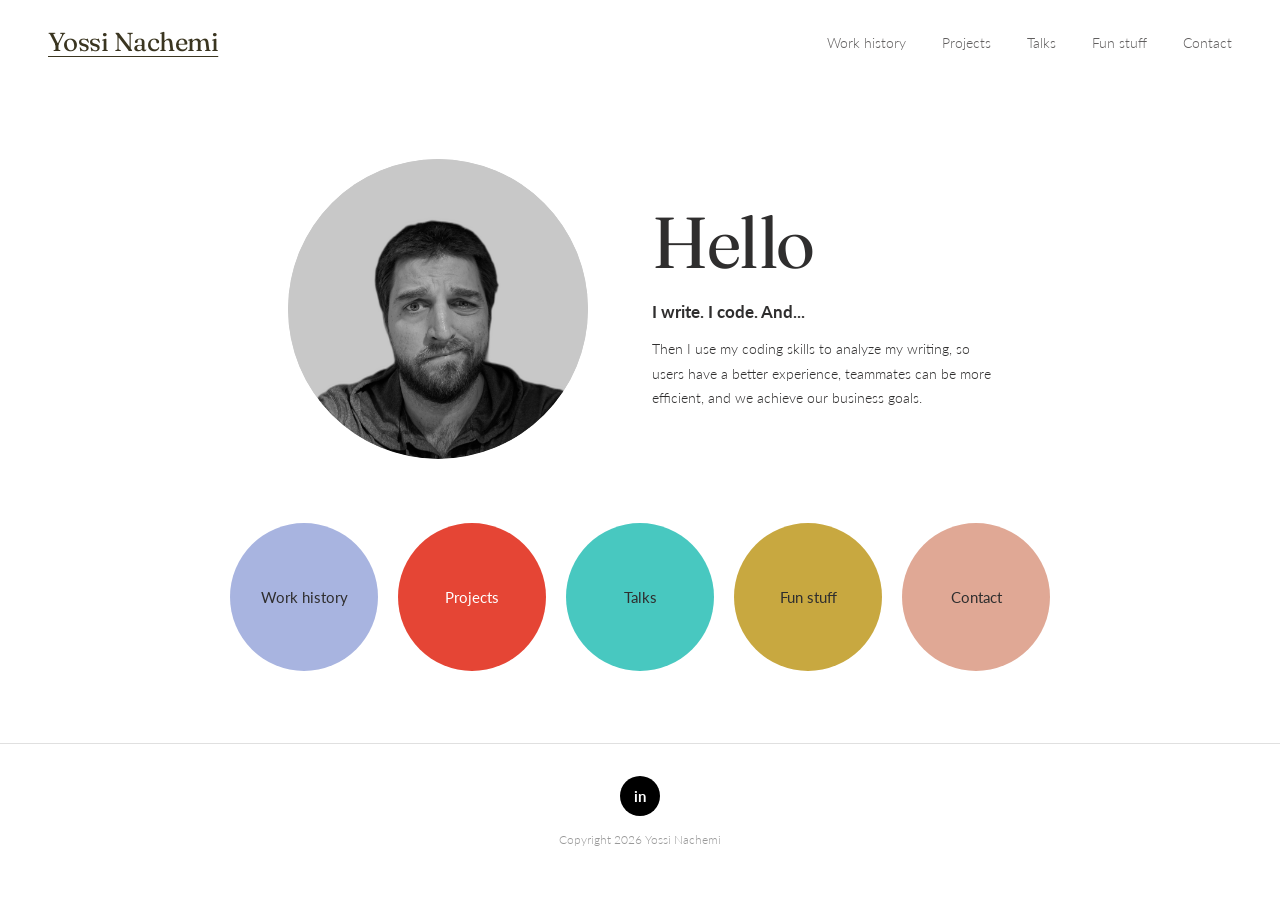
<file: index.html>
<!DOCTYPE html>
<html lang="en">
<head>
  <meta charset="UTF-8" />
  <meta name="viewport" content="width=device-width, initial-scale=1.0" />
  <title>Yossi Nachemi | UX Writer</title>
  <meta name="description" content="Yossi Nachemi is a UX Writer who uses coding skills to analyze writing and create better user experiences." />
  <meta property="og:type" content="website" />
  <meta property="og:site_name" content="Yossi Nachemi" />
  <meta property="og:title" content="Yossi Nachemi | UX Writer" />
  <meta property="og:description" content="Yossi Nachemi is a UX Writer who uses coding skills to analyze writing and create better user experiences." />
  <meta property="og:image" content="https://yossinachemi.com/media/yossi_profile_picture.png" />
  <meta property="og:url" content="https://yossinachemi.com/" />
  <meta name="twitter:card" content="summary_large_image" />
  <meta name="twitter:title" content="Yossi Nachemi | UX Writer" />
  <meta name="twitter:description" content="Yossi Nachemi is a UX Writer who uses coding skills to analyze writing and create better user experiences." />
  <meta name="twitter:image" content="https://yossinachemi.com/media/yossi_profile_picture.png" />
  <meta name="google-site-verification" content="Da6u0J4OCALBiH-KY5Raih_fT5hLZyqQcSeCkrqpE9s" />
  <link rel="stylesheet" href="css/style.css" />
  <link rel="icon" type="image/svg+xml" href="favicon.svg" />
</head>
<body>

  <header>
    <a class="site-logo" href="index.html">Yossi Nachemi</a>
    <button class="menu-toggle" aria-label="Toggle menu" onclick="document.querySelector('header nav').classList.toggle('open')">
      <span></span><span></span><span></span>
    </button>
    <nav>
      <a href="work-history.html">Work history</a>
      <a href="projects.html">Projects</a>
      <a href="talks.html">Talks</a>
      <a href="fun-stuff.html">Fun stuff</a>
      <a href="contact.html">Contact</a>
    </nav>
  </header>

  <main>
    <section class="home-hero">
      <div class="profile-photo">
        <img src="media/yossi_profile_picture.png" alt="Yossi Nachemi" />
      </div>

      <div class="hero-text">
        <h1>Hello</h1>
        <p class="tagline">I write. I code. And...</p>
        <p class="description">
          Then I use my coding skills to analyze my writing,
          so users have a better experience, teammates
          can be more efficient, and we achieve our business goals.
        </p>
      </div>
    </section>

    <div class="circle-nav">
      <a class="circle-btn circle-work"     href="work-history.html">Work history</a>
      <a class="circle-btn circle-projects" href="projects.html">Projects</a>
      <a class="circle-btn circle-talks"    href="talks.html">Talks</a>
      <a class="circle-btn circle-fun"      href="fun-stuff.html">Fun stuff</a>
      <a class="circle-btn circle-contact"  href="contact.html">Contact</a>
    </div>
  </main>

  <footer>
    <a class="linkedin-link" href="https://www.linkedin.com/in/yossinachemi" target="_blank" rel="noopener">in</a>
    <p class="copyright">Copyright 2026 Yossi Nachemi</p>
  </footer>

</body>
</html>
</file>
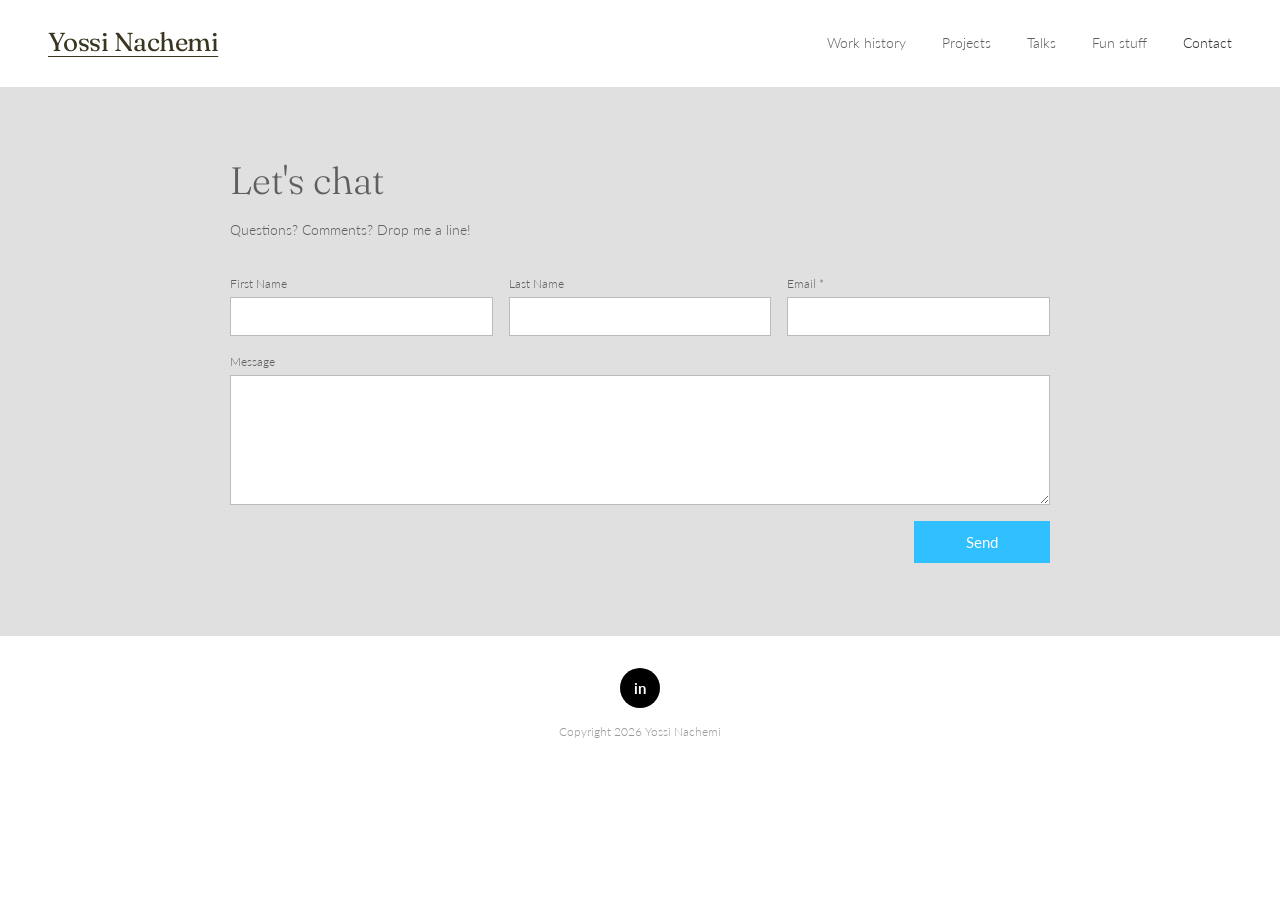
<file: contact.html>
<!DOCTYPE html>
<html lang="en">
<head>
  <meta charset="UTF-8" />
  <meta name="viewport" content="width=device-width, initial-scale=1.0" />
  <title>Contact | Yossi Nachemi</title>
  <meta name="description" content="Get in touch with Yossi Nachemi — UX Writer, speaker, and developer." />
  <meta property="og:type" content="website" />
  <meta property="og:site_name" content="Yossi Nachemi" />
  <meta property="og:title" content="Contact | Yossi Nachemi" />
  <meta property="og:description" content="Get in touch with Yossi Nachemi — UX Writer, speaker, and developer." />
  <meta property="og:image" content="https://yossinachemi.com/media/yossi_profile_picture.png" />
  <meta property="og:url" content="https://yossinachemi.com/contact.html" />
  <meta name="twitter:card" content="summary_large_image" />
  <meta name="twitter:title" content="Contact | Yossi Nachemi" />
  <meta name="twitter:description" content="Get in touch with Yossi Nachemi — UX Writer, speaker, and developer." />
  <meta name="twitter:image" content="https://yossinachemi.com/media/yossi_profile_picture.png" />
  <link rel="stylesheet" href="css/style.css" />
  <link rel="icon" type="image/svg+xml" href="favicon.svg" />
</head>
<body>

  <header>
    <a class="site-logo" href="index.html">Yossi Nachemi</a>
    <button class="menu-toggle" aria-label="Toggle menu" onclick="document.querySelector('header nav').classList.toggle('open')">
      <span></span><span></span><span></span>
    </button>
    <nav>
      <a href="work-history.html">Work history</a>
      <a href="projects.html">Projects</a>
      <a href="talks.html">Talks</a>
      <a href="fun-stuff.html">Fun stuff</a>
      <a href="contact.html" class="active">Contact</a>
    </nav>
  </header>

  <main>
    <div class="contact-section">
      <div class="contact-inner">
        <h1>Let's chat</h1>
        <p class="contact-subtitle">Questions? Comments? Drop me a line!</p>

        <form action="https://api.web3forms.com/submit" method="POST">
          <input type="hidden" name="access_key" value="7c0467f8-1609-464d-9e99-7a53a10af2e1" />
          <input type="hidden" name="redirect" value="thank-you.html" />

          <div class="form-row">
            <div class="form-field">
              <label for="first-name">First Name</label>
              <input type="text" id="first-name" name="first_name" autocomplete="given-name" />
            </div>
            <div class="form-field">
              <label for="last-name">Last Name</label>
              <input type="text" id="last-name" name="last_name" autocomplete="family-name" />
            </div>
            <div class="form-field">
              <label for="email">Email *</label>
              <input type="email" id="email" name="email" required autocomplete="email" />
            </div>
          </div>

          <div class="form-field form-message">
            <label for="message">Message</label>
            <textarea id="message" name="message"></textarea>
          </div>

          <div class="form-actions">
            <button type="submit" class="btn-send">Send</button>
          </div>
        </form>
      </div>
    </div>
  </main>

  <footer>
    <a class="linkedin-link" href="https://www.linkedin.com/in/yossinachemi" target="_blank" rel="noopener">in</a>
    <p class="copyright">Copyright 2026 Yossi Nachemi</p>
  </footer>


</body>
</html>
</file>
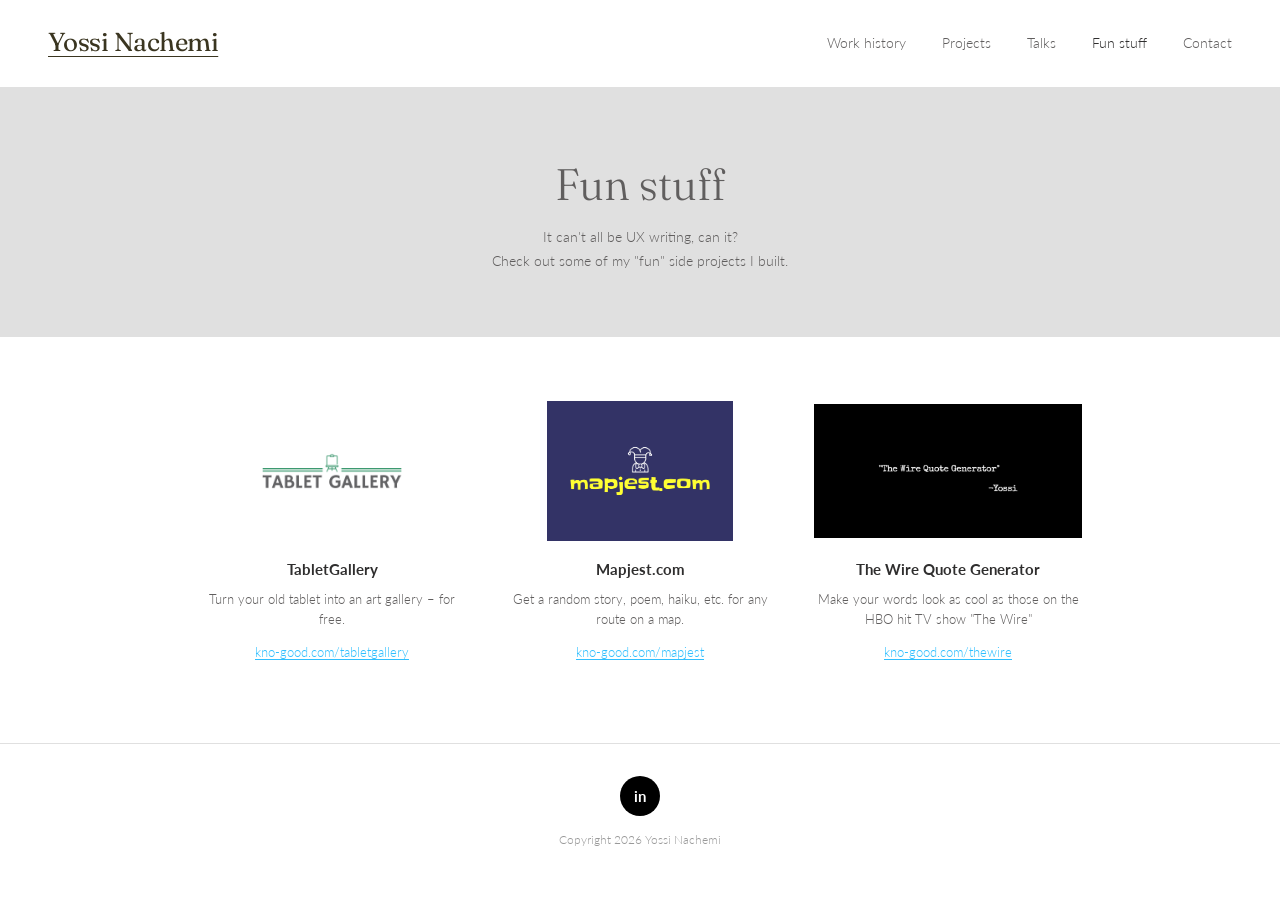
<file: fun-stuff.html>
<!DOCTYPE html>
<html lang="en">
<head>
  <meta charset="UTF-8" />
  <meta name="viewport" content="width=device-width, initial-scale=1.0" />
  <title>Fun stuff | Yossi Nachemi</title>
  <meta name="description" content="Fun side projects by Yossi Nachemi — TabletGallery, Mapjest.com, and The Wire Quote Generator." />
  <meta property="og:type" content="website" />
  <meta property="og:site_name" content="Yossi Nachemi" />
  <meta property="og:title" content="Fun stuff | Yossi Nachemi" />
  <meta property="og:description" content="Fun side projects by Yossi Nachemi — TabletGallery, Mapjest.com, and The Wire Quote Generator." />
  <meta property="og:image" content="https://yossinachemi.com/media/yossi_profile_picture.png" />
  <meta property="og:url" content="https://yossinachemi.com/fun-stuff.html" />
  <meta name="twitter:card" content="summary_large_image" />
  <meta name="twitter:title" content="Fun stuff | Yossi Nachemi" />
  <meta name="twitter:description" content="Fun side projects by Yossi Nachemi — TabletGallery, Mapjest.com, and The Wire Quote Generator." />
  <meta name="twitter:image" content="https://yossinachemi.com/media/yossi_profile_picture.png" />
  <link rel="stylesheet" href="css/style.css" />
  <link rel="icon" type="image/svg+xml" href="favicon.svg" />
</head>
<body>

  <header>
    <a class="site-logo" href="index.html">Yossi Nachemi</a>
    <button class="menu-toggle" aria-label="Toggle menu" onclick="document.querySelector('header nav').classList.toggle('open')">
      <span></span><span></span><span></span>
    </button>
    <nav>
      <a href="work-history.html">Work history</a>
      <a href="projects.html">Projects</a>
      <a href="talks.html">Talks</a>
      <a href="fun-stuff.html" class="active">Fun stuff</a>
      <a href="contact.html">Contact</a>
    </nav>
  </header>

  <main>

    <div class="page-banner">
      <div class="page-banner-inner" style="text-align:center;">
        <h1>Fun stuff</h1>
        <p>It can't all be UX writing, can it?</p>
        <p>Check out some of my "fun" side projects I built.</p>
      </div>
    </div>

    <div class="fun-grid">

      <div class="fun-card">
        <img class="fun-card-img" src="media/TABLET%20GALLERY-ipad-retina.png" alt="TabletGallery" />
        <p class="fun-card-title">TabletGallery</p>
        <p class="fun-card-desc">Turn your old tablet into an art gallery – for free.</p>
        <a class="fun-card-link" href="https://kno-good.com/tabletgallery" target="_blank" rel="noopener">kno-good.com/tabletgallery</a>
      </div>

      <div class="fun-card">
        <img class="fun-card-img" src="media/mapjestcom-high-resolution-color-logo.png" alt="Mapjest.com" />
        <p class="fun-card-title">Mapjest.com</p>
        <p class="fun-card-desc">Get a random story, poem, haiku, etc. for any route on a map.</p>
        <a class="fun-card-link" href="https://kno-good.com/mapjest" target="_blank" rel="noopener">kno-good.com/mapjest</a>
      </div>

      <div class="fun-card">
        <img class="fun-card-img" src="media/WireQuoteGenerator.png" alt="The Wire Quote Generator" />
        <p class="fun-card-title">The Wire Quote Generator</p>
        <p class="fun-card-desc">Make your words look as cool as those on the HBO hit TV show "The Wire"</p>
        <a class="fun-card-link" href="https://kno-good.com/thewire" target="_blank" rel="noopener">kno-good.com/thewire</a>
      </div>

    </div>

  </main>

  <footer>
    <a class="linkedin-link" href="https://www.linkedin.com/in/yossinachemi" target="_blank" rel="noopener">in</a>
    <p class="copyright">Copyright 2026 Yossi Nachemi</p>
  </footer>

</body>
</html>
</file>
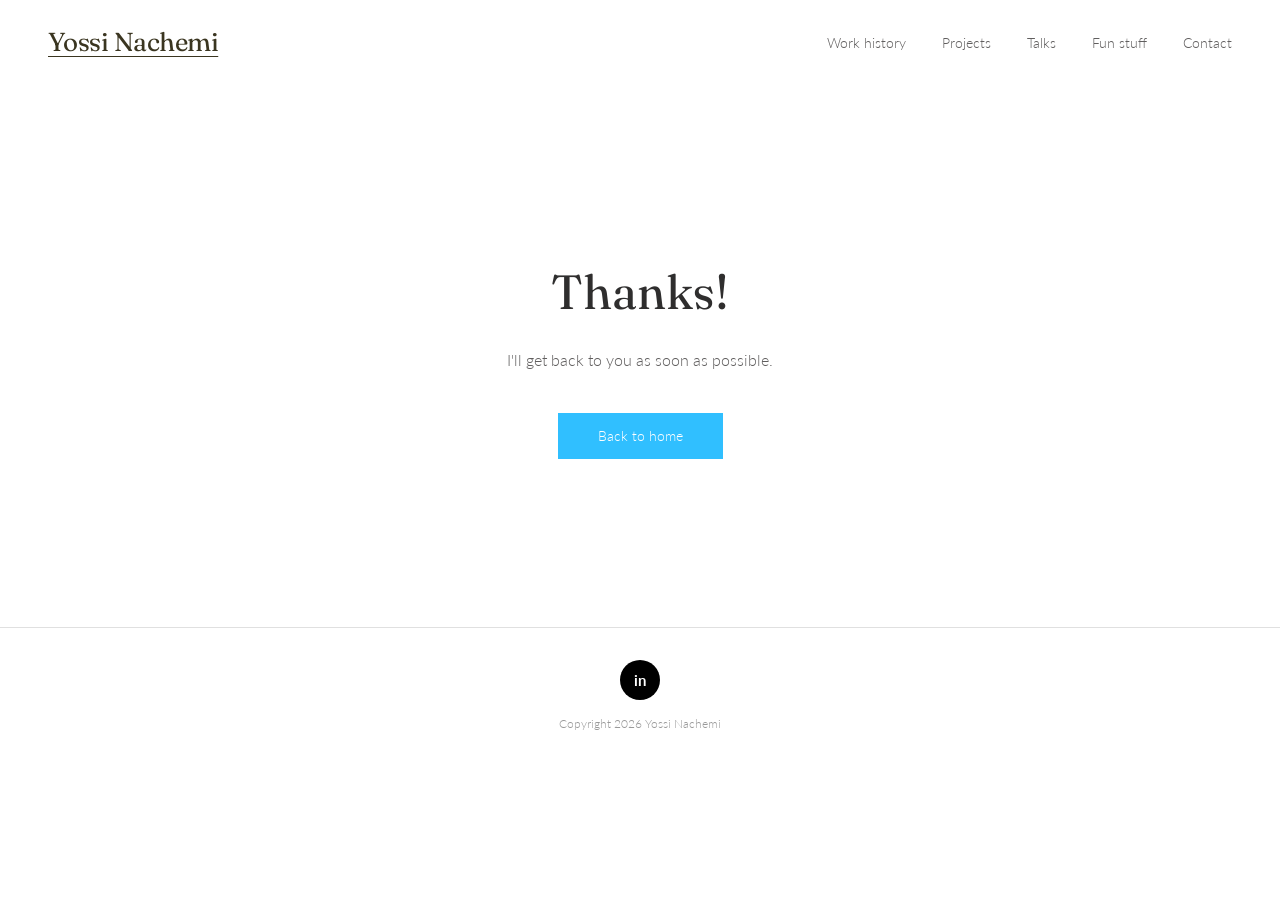
<file: thank-you.html>
<!DOCTYPE html>
<html lang="en">
<head>
  <meta charset="UTF-8" />
  <meta name="viewport" content="width=device-width, initial-scale=1.0" />
  <title>Thanks! | Yossi Nachemi</title>
  <meta name="description" content="Thanks for reaching out to Yossi Nachemi." />
  <meta property="og:type" content="website" />
  <meta property="og:site_name" content="Yossi Nachemi" />
  <meta property="og:title" content="Thanks! | Yossi Nachemi" />
  <meta property="og:description" content="Thanks for reaching out to Yossi Nachemi." />
  <meta property="og:image" content="https://yossinachemi.com/media/yossi_profile_picture.png" />
  <meta property="og:url" content="https://yossinachemi.com/thank-you.html" />
  <meta name="twitter:card" content="summary_large_image" />
  <meta name="twitter:title" content="Thanks! | Yossi Nachemi" />
  <meta name="twitter:description" content="Thanks for reaching out to Yossi Nachemi." />
  <meta name="twitter:image" content="https://yossinachemi.com/media/yossi_profile_picture.png" />
  <link rel="stylesheet" href="css/style.css" />
  <link rel="icon" type="image/svg+xml" href="favicon.svg" />
  <style>
    .thank-you-section {
      display: flex;
      flex-direction: column;
      align-items: center;
      justify-content: center;
      text-align: center;
      padding: 120px 48px;
      min-height: 60vh;
    }

    .thank-you-section h1 {
      font-family: 'Fraunces', serif;
      font-size: 48px;
      font-weight: 400;
      color: var(--text-dark);
      margin-bottom: 16px;
    }

    .thank-you-section p {
      font-size: 16px;
      color: var(--text-mid);
      margin-bottom: 40px;
    }

    .back-home-btn {
      display: inline-block;
      padding: 12px 40px;
      background: var(--accent);
      color: #fff;
      font-family: 'Lato', sans-serif;
      font-size: 14px;
      text-decoration: none;
      transition: background 0.2s;
    }

    .back-home-btn:hover {
      background: #1aabee;
    }
  </style>
</head>
<body>

  <header>
    <a class="site-logo" href="index.html">Yossi Nachemi</a>
    <button class="menu-toggle" aria-label="Toggle menu" onclick="document.querySelector('header nav').classList.toggle('open')">
      <span></span><span></span><span></span>
    </button>
    <nav>
      <a href="work-history.html">Work history</a>
      <a href="projects.html">Projects</a>
      <a href="talks.html">Talks</a>
      <a href="fun-stuff.html">Fun stuff</a>
      <a href="contact.html">Contact</a>
    </nav>
  </header>

  <main>
    <div class="thank-you-section">
      <h1>Thanks!</h1>
      <p>I'll get back to you as soon as possible.</p>
      <a class="back-home-btn" href="index.html">Back to home</a>
    </div>
  </main>

  <footer>
    <a class="linkedin-link" href="https://www.linkedin.com/in/yossinachemi" target="_blank" rel="noopener">in</a>
    <p class="copyright">Copyright 2026 Yossi Nachemi</p>
  </footer>

</body>
</html>
</file>
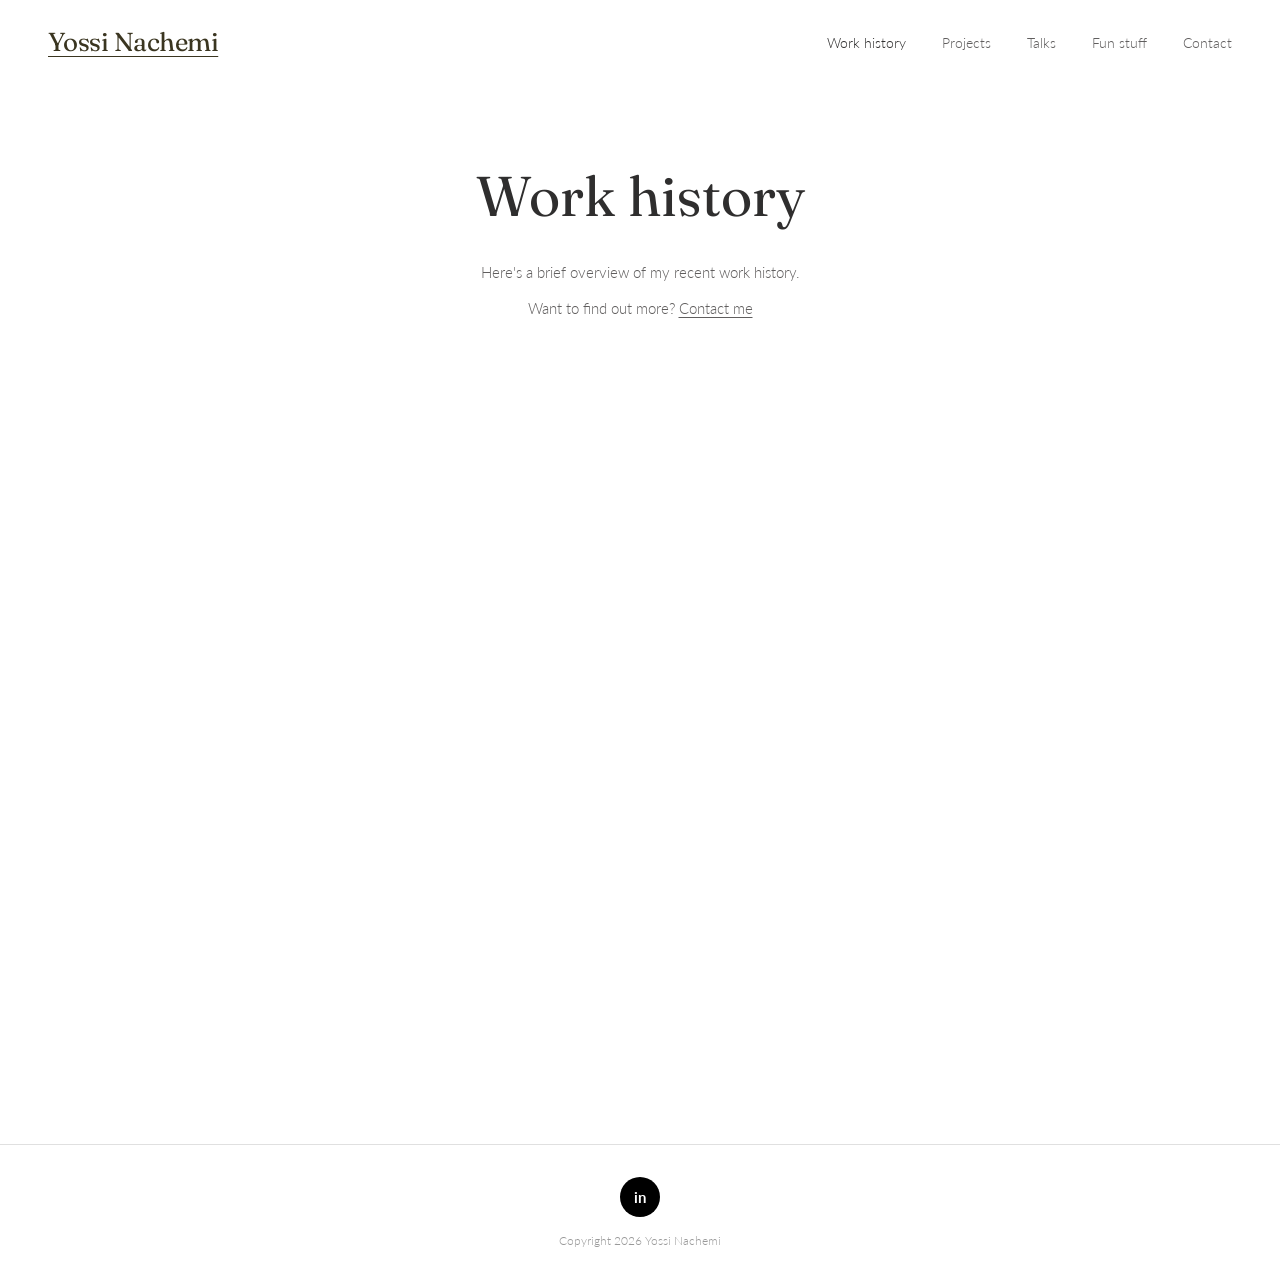
<file: work-history.html>
<!DOCTYPE html>
<html lang="en">
<head>
  <meta charset="UTF-8" />
  <meta name="viewport" content="width=device-width, initial-scale=1.0" />
  <title>Work history | Yossi Nachemi</title>
  <meta name="description" content="View Yossi Nachemi's work history and CV." />
  <meta property="og:type" content="website" />
  <meta property="og:site_name" content="Yossi Nachemi" />
  <meta property="og:title" content="Work history | Yossi Nachemi" />
  <meta property="og:description" content="View Yossi Nachemi's work history and CV." />
  <meta property="og:image" content="https://yossinachemi.com/media/yossi_profile_picture.png" />
  <meta property="og:url" content="https://yossinachemi.com/work-history.html" />
  <meta name="twitter:card" content="summary_large_image" />
  <meta name="twitter:title" content="Work history | Yossi Nachemi" />
  <meta name="twitter:description" content="View Yossi Nachemi's work history and CV." />
  <meta name="twitter:image" content="https://yossinachemi.com/media/yossi_profile_picture.png" />
  <link rel="stylesheet" href="css/style.css" />
  <link rel="icon" type="image/svg+xml" href="favicon.svg" />
  <style>
    .work-history-header {
      text-align: center;
      padding: 64px 48px 40px;
    }

    .work-history-header h1 {
      font-family: 'Fraunces', serif;
      font-size: 56px;
      font-weight: 400;
      color: var(--text-dark);
      margin-bottom: 20px;
    }

    .work-history-header .subtitle {
      font-size: 15px;
      color: var(--text-mid);
      margin-bottom: 12px;
    }

    .work-history-header .contact-line {
      font-size: 15px;
      color: var(--text-mid);
    }

    .work-history-header .contact-line a {
      color: var(--text-mid);
      text-decoration: underline;
      text-underline-offset: 3px;
    }

    .work-history-header .contact-line a:hover {
      color: var(--text-dark);
    }

    .pdf-container {
      max-width: 900px;
      margin: 0 auto 64px;
      padding: 0 48px;
    }

    .pdf-embed {
      width: 100%;
      height: 80vh;
      min-height: 600px;
      border: none;
      display: block;
    }

    .pdf-fallback {
      display: none;
      text-align: center;
      padding: 40px;
      background: var(--bg-gray);
      font-size: 14px;
      color: var(--text-mid);
    }

    @media (max-width: 768px) {
      .work-history-header {
        padding: 40px 24px 28px;
      }

      .work-history-header h1 {
        font-size: 40px;
      }

      .pdf-container {
        padding: 0 24px;
      }

      .pdf-embed {
        height: 60vh;
      }
    }
  </style>
</head>
<body>

  <header>
    <a class="site-logo" href="index.html">Yossi Nachemi</a>
    <button class="menu-toggle" aria-label="Toggle menu" onclick="document.querySelector('header nav').classList.toggle('open')">
      <span></span><span></span><span></span>
    </button>
    <nav>
      <a href="work-history.html" class="active">Work history</a>
      <a href="projects.html">Projects</a>
      <a href="talks.html">Talks</a>
      <a href="fun-stuff.html">Fun stuff</a>
      <a href="contact.html">Contact</a>
    </nav>
  </header>

  <main>
    <div class="work-history-header">
      <h1>Work history</h1>
      <p class="subtitle">Here's a brief overview of my recent work history.</p>
      <p class="contact-line">Want to find out more? <a href="contact.html">Contact me</a></p>
    </div>

    <div class="pdf-container">
      <iframe
        class="pdf-embed"
        src="media/Yossi_Nachemi_CV.pdf"
        title="Yossi Nachemi CV"
      >
        <p class="pdf-fallback">
          Your browser can't display PDFs inline.
          <a href="media/Yossi_Nachemi_CV.pdf" target="_blank">Download the CV instead</a>.
        </p>
      </iframe>
    </div>
  </main>

  <footer>
    <a class="linkedin-link" href="https://www.linkedin.com/in/yossinachemi" target="_blank" rel="noopener">in</a>
    <p class="copyright">Copyright 2026 Yossi Nachemi</p>
  </footer>

</body>
</html>
</file>
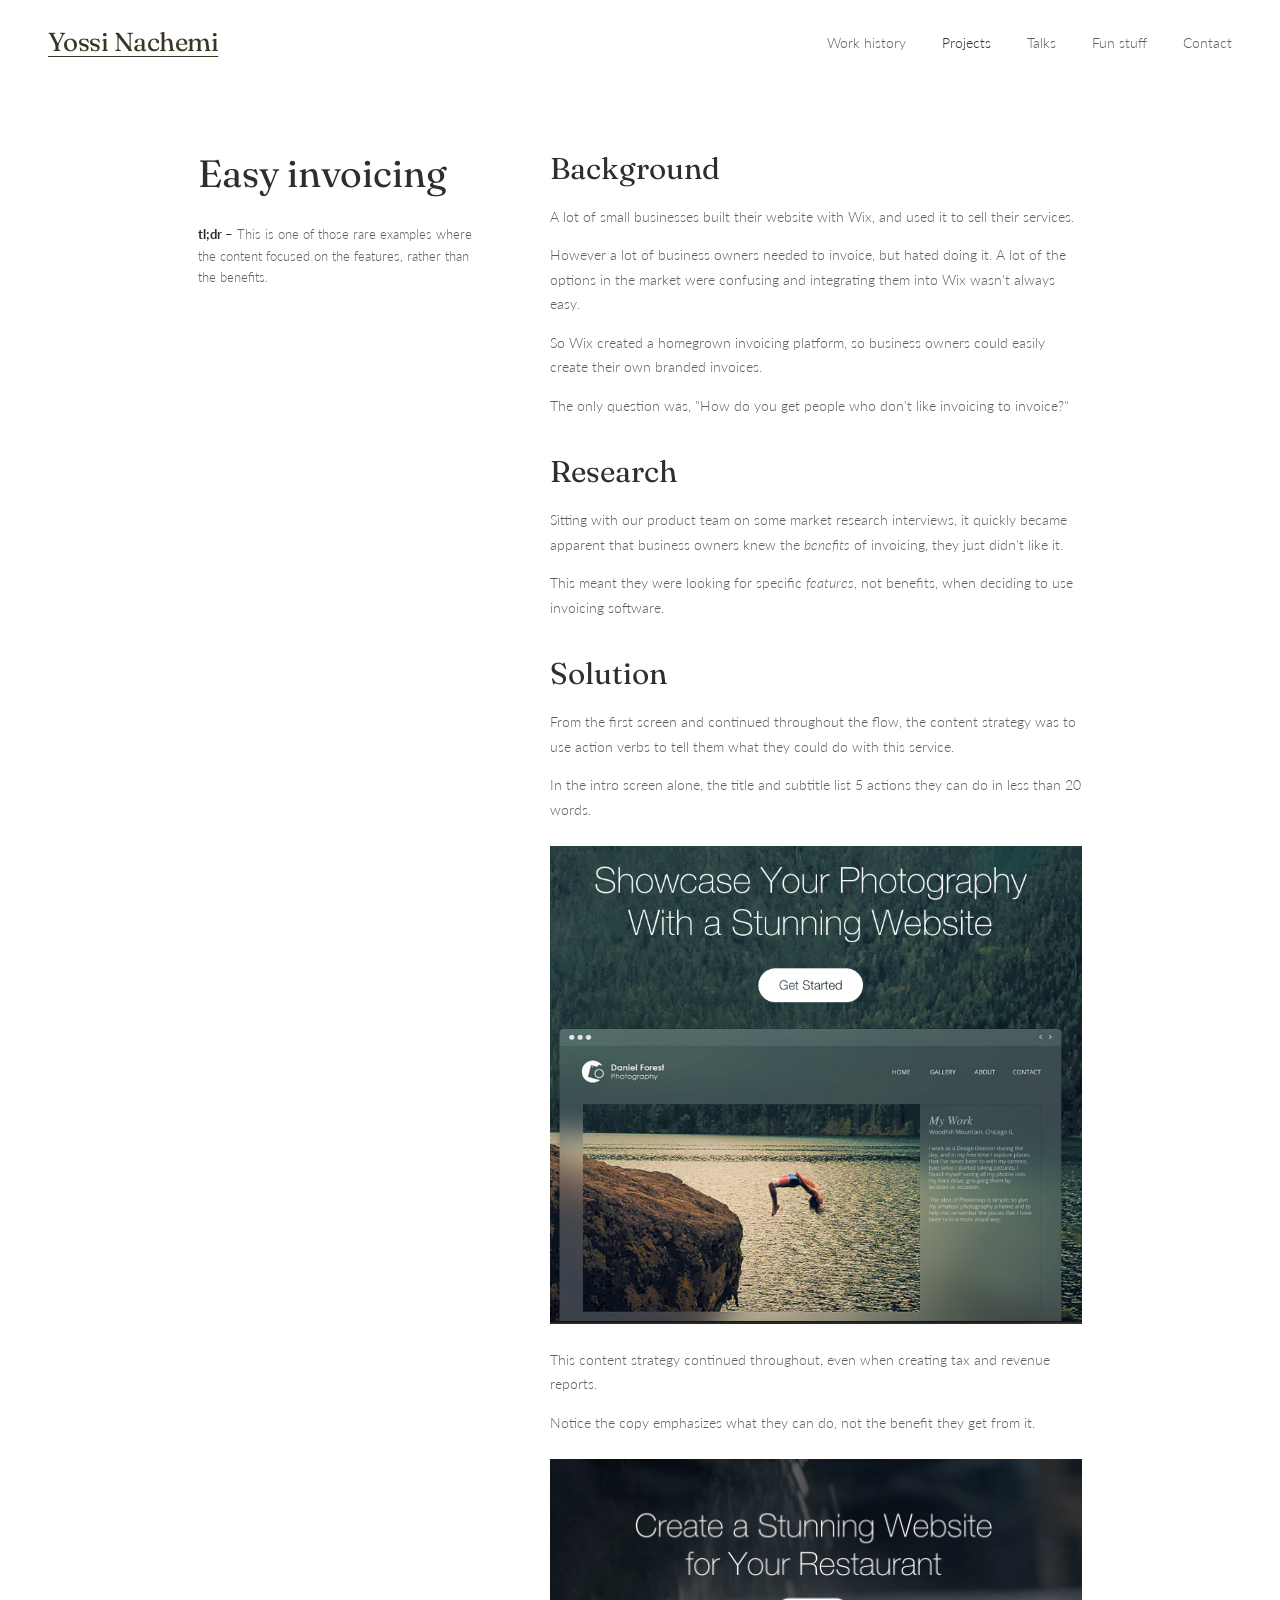
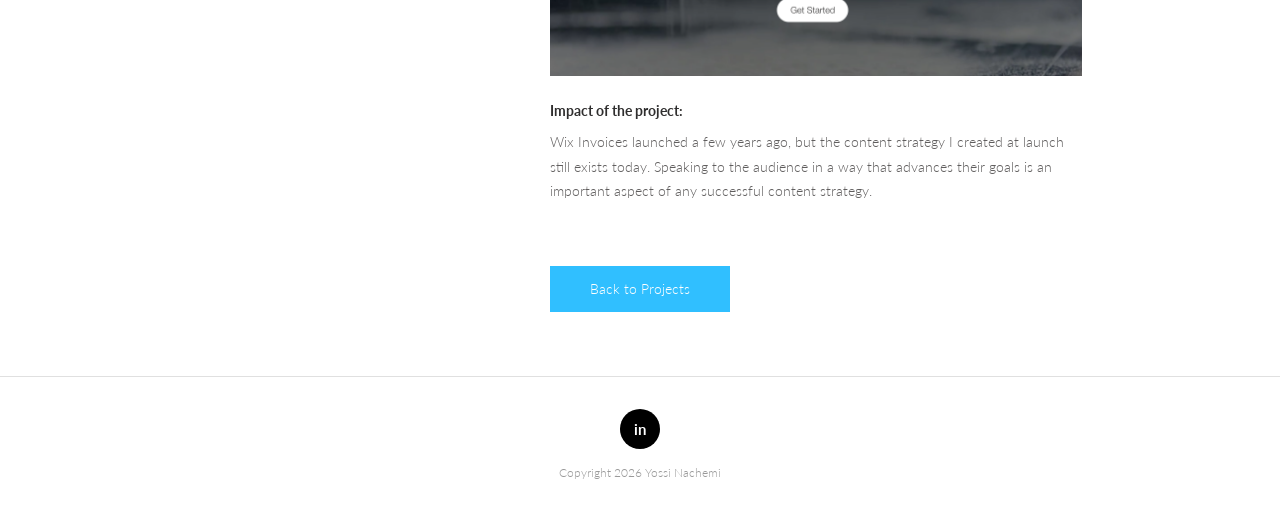
<file: projects/easy-invoicing.html>
<!DOCTYPE html>
<html lang="en">
<head>
  <meta charset="UTF-8" />
  <meta name="viewport" content="width=device-width, initial-scale=1.0" />
  <title>Easy invoicing | Yossi Nachemi</title>
  <meta name="description" content="How action-verb-led content strategy helped Wix business owners embrace invoicing." />
  <meta property="og:type" content="website" />
  <meta property="og:site_name" content="Yossi Nachemi" />
  <meta property="og:title" content="Easy invoicing | Yossi Nachemi" />
  <meta property="og:description" content="How action-verb-led content strategy helped Wix business owners embrace invoicing." />
  <meta property="og:image" content="https://yossinachemi.com/media/yossi_profile_picture.png" />
  <meta property="og:url" content="https://yossinachemi.com/projects/easy-invoicing.html" />
  <meta name="twitter:card" content="summary_large_image" />
  <meta name="twitter:title" content="Easy invoicing | Yossi Nachemi" />
  <meta name="twitter:description" content="How action-verb-led content strategy helped Wix business owners embrace invoicing." />
  <meta name="twitter:image" content="https://yossinachemi.com/media/yossi_profile_picture.png" />
  <link rel="stylesheet" href="../css/style.css" />
</head>
<body>

  <header>
    <a class="site-logo" href="../index.html">Yossi Nachemi</a>
    <button class="menu-toggle" aria-label="Toggle menu" onclick="document.querySelector('header nav').classList.toggle('open')">
      <span></span><span></span><span></span>
    </button>
    <nav>
      <a href="../work-history.html">Work history</a>
      <a href="../projects.html" class="active">Projects</a>
      <a href="../talks.html">Talks</a>
      <a href="../fun-stuff.html">Fun stuff</a>
      <a href="../contact.html">Contact</a>
    </nav>
  </header>

  <main>
    <div class="project-detail">

      <div class="project-sidebar">
        <h1>Easy invoicing</h1>
        <p class="tldr"><strong>tl;dr –</strong> This is one of those rare examples where the content focused on the features, rather than the benefits.</p>
      </div>

      <div class="project-content">

        <h2>Background</h2>
        <p>A lot of small businesses built their website with Wix, and used it to sell their services.</p>
        <p>However a lot of business owners needed to invoice, but hated doing it. A lot of the options in the market were confusing and integrating them into Wix wasn't always easy.</p>
        <p>So Wix created a homegrown invoicing platform, so business owners could easily create their own branded invoices.</p>
        <p>The only question was, "How do you get people who don't like invoicing to invoice?"</p>

        <h2>Research</h2>
        <p>Sitting with our product team on some market research interviews, it quickly became apparent that business owners knew the <em>benefits</em> of invoicing, they just didn't like it.</p>
        <p>This meant they were looking for specific <em>features</em>, not benefits, when deciding to use invoicing software.</p>

        <h2>Solution</h2>
        <p>From the first screen and continued throughout the flow, the content strategy was to use action verbs to tell them what they could do with this service.</p>
        <p>In the intro screen alone, the title and subtitle list 5 actions they can do in less than 20 words.</p>

        <img src="../media/Screen%20Shot%202016-12-25%20at%2022.17.16.png" alt="Wix Invoices: The Easiest Way to Create &amp; Send Invoices Online" />

        <p>This content strategy continued throughout, even when creating tax and revenue reports.</p>
        <p>Notice the copy emphasizes what they can do, not the benefit they get from it.</p>

        <img src="../media/Screen%20Shot%202016-12-25%20at%2022.49.12.png" alt="Wix Reports: Tax Summary and Revenue Summary" />

        <h3>Impact of the project:</h3>
        <p>Wix Invoices launched a few years ago, but the content strategy I created at launch still exists today. Speaking to the audience in a way that advances their goals is an important aspect of any successful content strategy.</p>

      </div>
    </div>

    <a class="back-btn" href="../projects.html">Back to Projects</a>
  </main>

  <footer>
    <a class="linkedin-link" href="https://www.linkedin.com/in/yossinachemi" target="_blank" rel="noopener">in</a>
    <p class="copyright">Copyright 2026 Yossi Nachemi</p>
  </footer>

</body>
</html>
</file>
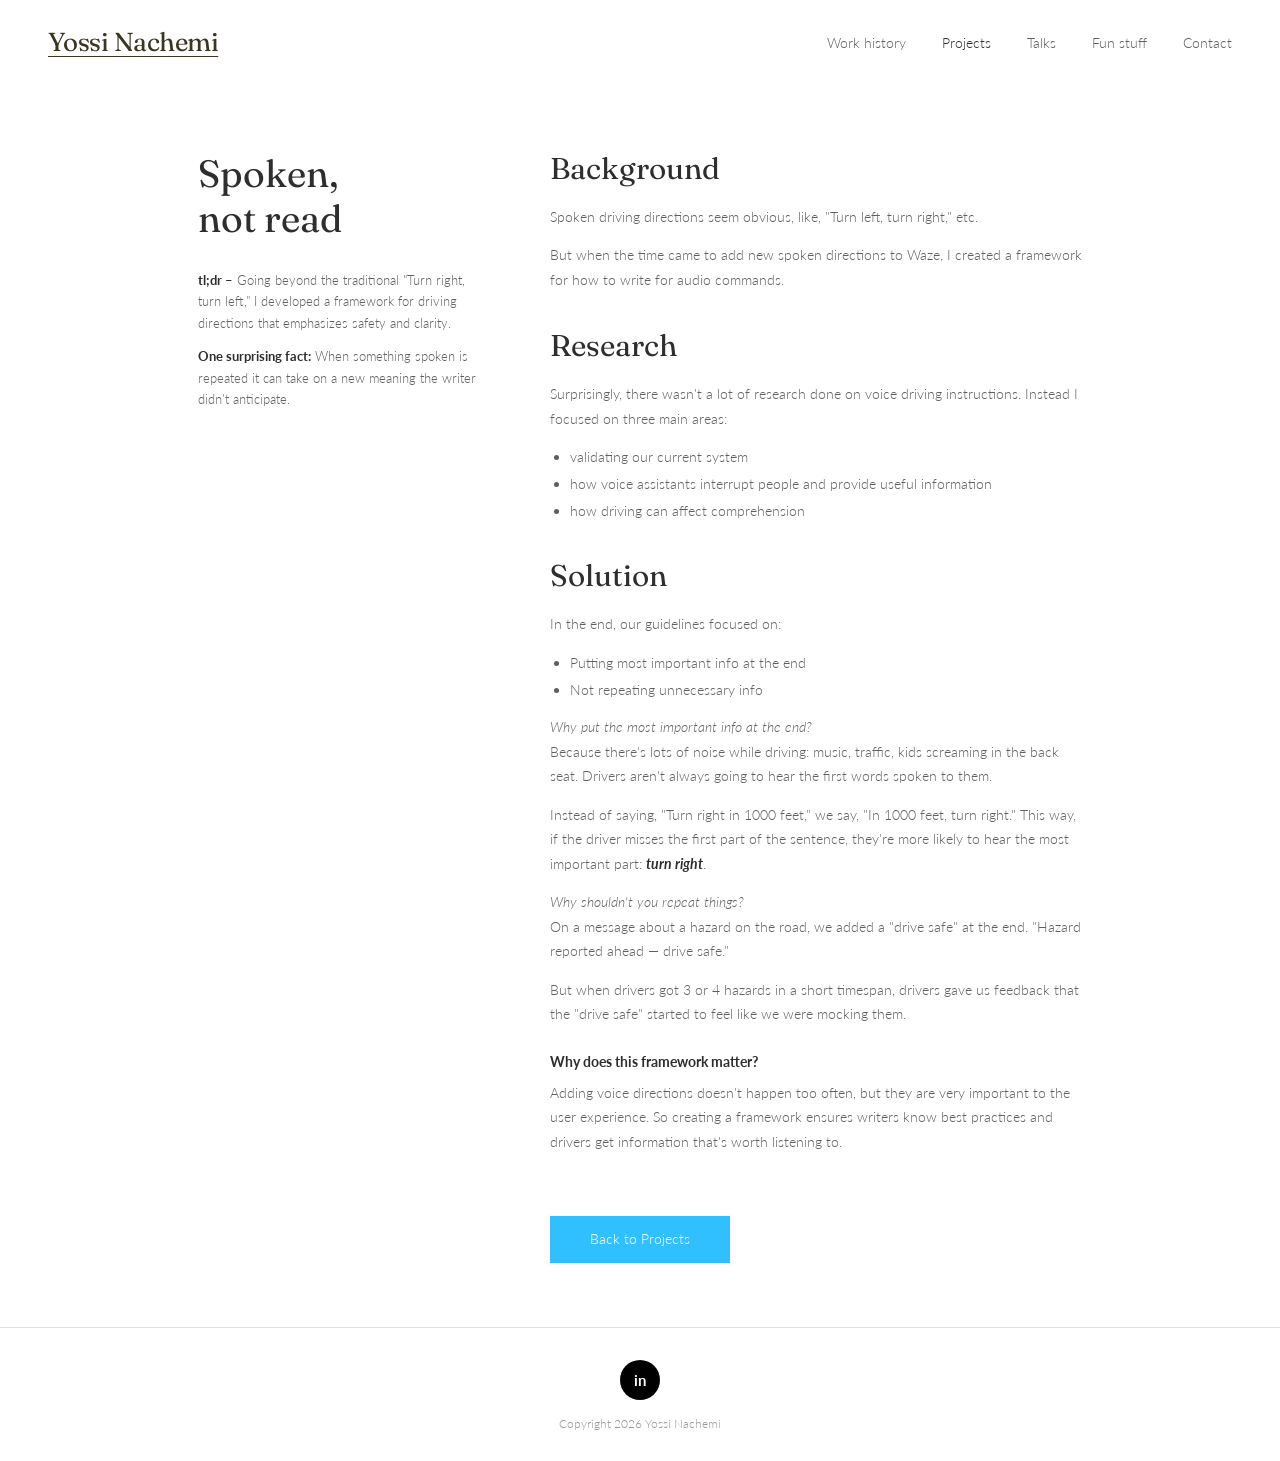
<file: projects/spoken-not-read.html>
<!DOCTYPE html>
<html lang="en">
<head>
  <meta charset="UTF-8" />
  <meta name="viewport" content="width=device-width, initial-scale=1.0" />
  <title>Spoken, not read | Yossi Nachemi</title>
  <meta name="description" content="A framework for writing Waze voice driving directions that prioritizes safety and clarity." />
  <meta property="og:type" content="website" />
  <meta property="og:site_name" content="Yossi Nachemi" />
  <meta property="og:title" content="Spoken, not read | Yossi Nachemi" />
  <meta property="og:description" content="A framework for writing Waze voice driving directions that prioritizes safety and clarity." />
  <meta property="og:image" content="https://yossinachemi.com/media/yossi_profile_picture.png" />
  <meta property="og:url" content="https://yossinachemi.com/projects/spoken-not-read.html" />
  <meta name="twitter:card" content="summary_large_image" />
  <meta name="twitter:title" content="Spoken, not read | Yossi Nachemi" />
  <meta name="twitter:description" content="A framework for writing Waze voice driving directions that prioritizes safety and clarity." />
  <meta name="twitter:image" content="https://yossinachemi.com/media/yossi_profile_picture.png" />
  <link rel="stylesheet" href="../css/style.css" />
</head>
<body>

  <header>
    <a class="site-logo" href="../index.html">Yossi Nachemi</a>
    <button class="menu-toggle" aria-label="Toggle menu" onclick="document.querySelector('header nav').classList.toggle('open')">
      <span></span><span></span><span></span>
    </button>
    <nav>
      <a href="../work-history.html">Work history</a>
      <a href="../projects.html" class="active">Projects</a>
      <a href="../talks.html">Talks</a>
      <a href="../fun-stuff.html">Fun stuff</a>
      <a href="../contact.html">Contact</a>
    </nav>
  </header>

  <main>
    <div class="project-detail">

      <div class="project-sidebar">
        <h1>Spoken,<br>not read</h1>
        <p class="tldr"><strong>tl;dr –</strong> Going beyond the traditional "Turn right, turn left," I developed a framework for driving directions that emphasizes safety and clarity.</p>
        <p class="fact"><strong>One surprising fact:</strong> When something spoken is repeated it can take on a new meaning the writer didn't anticipate.</p>
      </div>

      <div class="project-content">

        <h2>Background</h2>
        <p>Spoken driving directions seem obvious, like, "Turn left, turn right," etc.</p>
        <p>But when the time came to add new spoken directions to Waze, I created a framework for how to write for audio commands.</p>

        <h2>Research</h2>
        <p>Surprisingly, there wasn't a lot of research done on voice driving instructions. Instead I focused on three main areas:</p>
        <ul>
          <li>validating our current system</li>
          <li>how voice assistants interrupt people and provide useful information</li>
          <li>how driving can affect comprehension</li>
        </ul>

        <h2>Solution</h2>
        <p>In the end, our guidelines focused on:</p>
        <ul>
          <li>Putting most important info at the end</li>
          <li>Not repeating unnecessary info</li>
        </ul>

        <p><em>Why put the most important info at the end?</em><br>
        Because there's lots of noise while driving: music, traffic, kids screaming in the back seat. Drivers aren't always going to hear the first words spoken to them.</p>

        <p>Instead of saying, "Turn right in 1000 feet," we say, "In 1000 feet, turn right." This way, if the driver misses the first part of the sentence, they're more likely to hear the most important part: <strong><em>turn right</em></strong>.</p>

        <p><em>Why shouldn't you repeat things?</em><br>
        On a message about a hazard on the road, we added a "drive safe" at the end. "Hazard reported ahead — drive safe."</p>

        <p>But when drivers got 3 or 4 hazards in a short timespan, drivers gave us feedback that the "drive safe" started to feel like we were mocking them.</p>

        <h3>Why does this framework matter?</h3>
        <p>Adding voice directions doesn't happen too often, but they are very important to the user experience. So creating a framework ensures writers know best practices and drivers get information that's worth listening to.</p>

      </div>
    </div>

    <a class="back-btn" href="../projects.html">Back to Projects</a>
  </main>

  <footer>
    <a class="linkedin-link" href="https://www.linkedin.com/in/yossinachemi" target="_blank" rel="noopener">in</a>
    <p class="copyright">Copyright 2026 Yossi Nachemi</p>
  </footer>

</body>
</html>
</file>
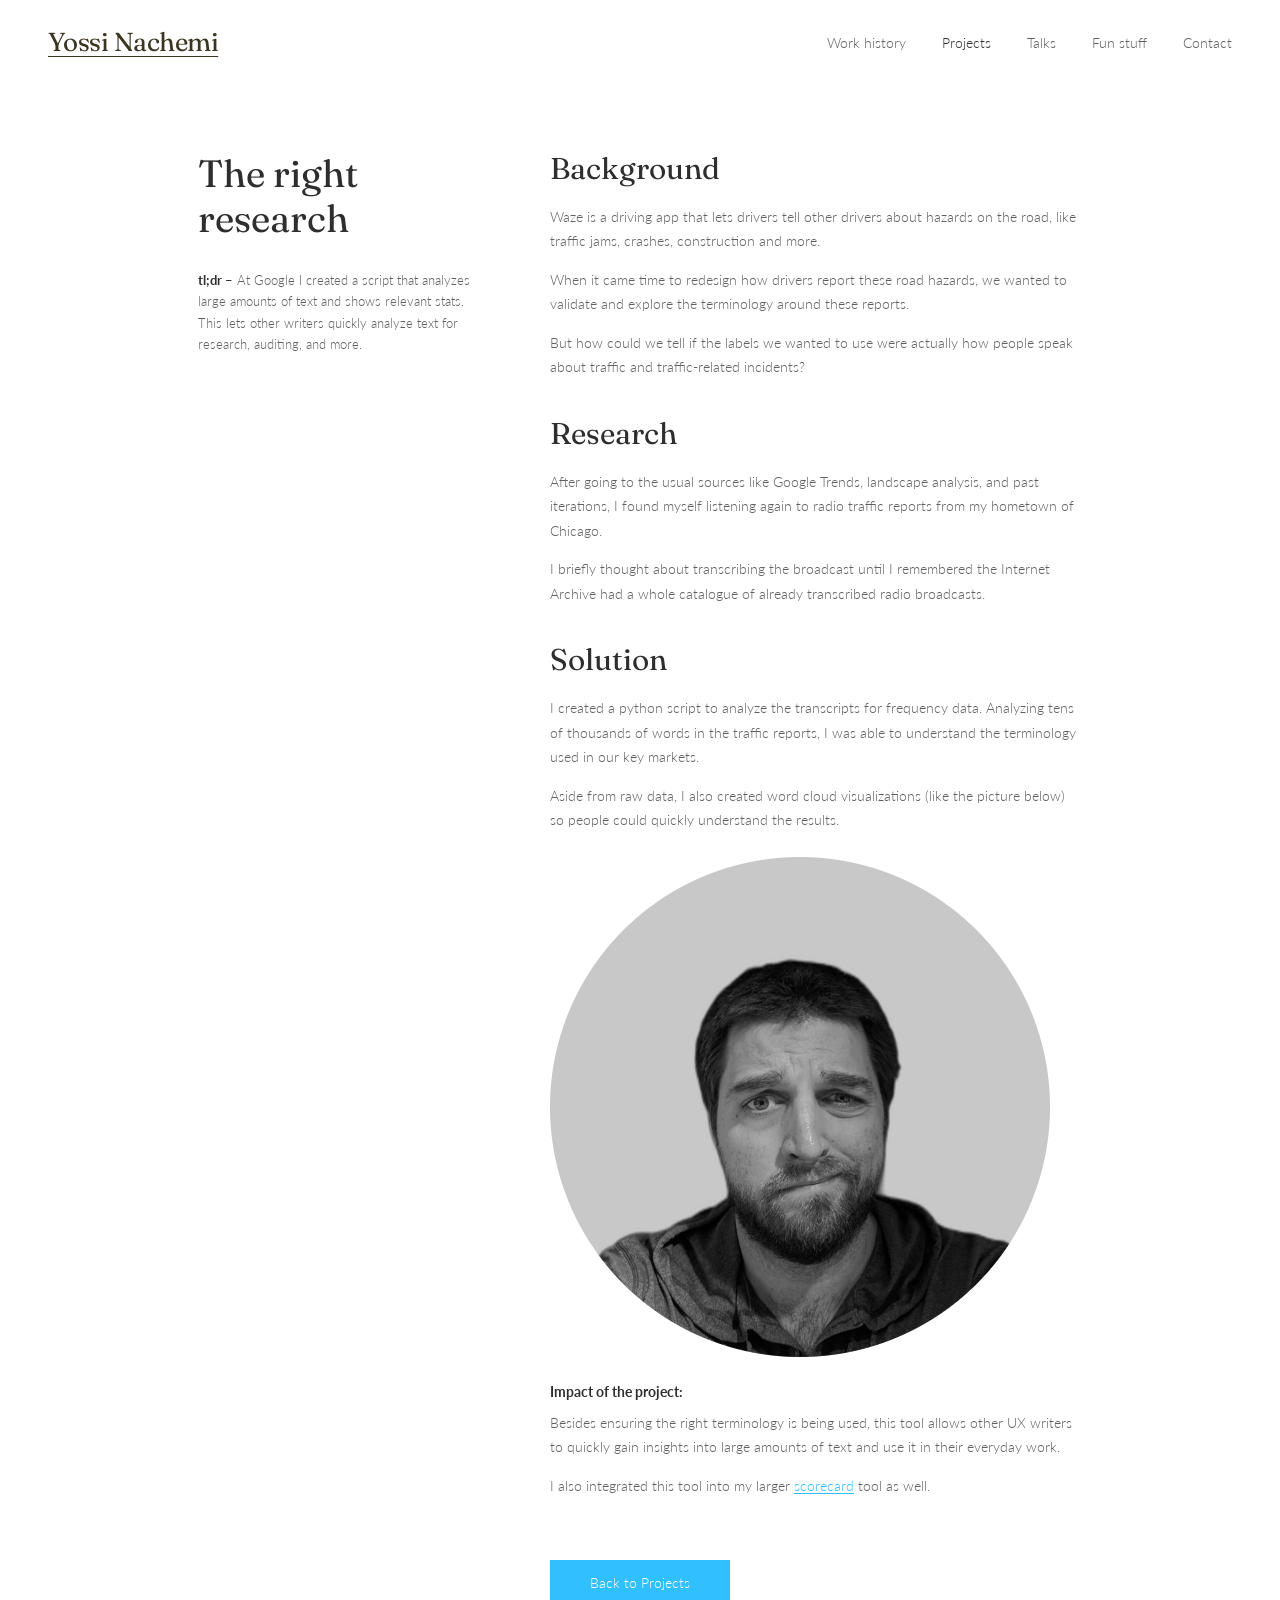
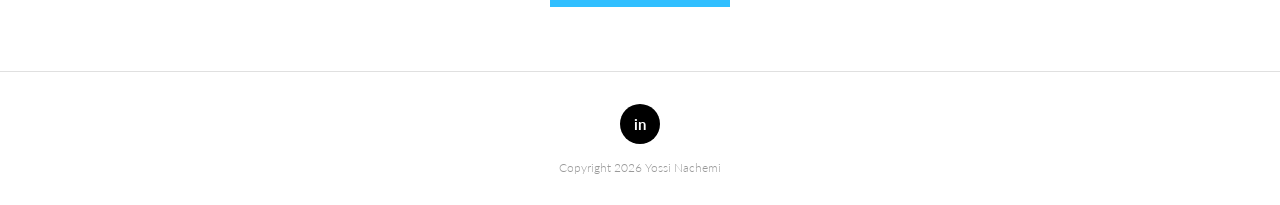
<file: projects/the-right-research.html>
<!DOCTYPE html>
<html lang="en">
<head>
  <meta charset="UTF-8" />
  <meta name="viewport" content="width=device-width, initial-scale=1.0" />
  <title>The right research | Yossi Nachemi</title>
  <meta name="description" content="How Yossi Nachemi used a Python script and radio transcripts to validate Waze terminology at Google." />
  <meta property="og:type" content="website" />
  <meta property="og:site_name" content="Yossi Nachemi" />
  <meta property="og:title" content="The right research | Yossi Nachemi" />
  <meta property="og:description" content="How Yossi Nachemi used a Python script and radio transcripts to validate Waze terminology at Google." />
  <meta property="og:image" content="https://yossinachemi.com/media/yossi_profile_picture.png" />
  <meta property="og:url" content="https://yossinachemi.com/projects/the-right-research.html" />
  <meta name="twitter:card" content="summary_large_image" />
  <meta name="twitter:title" content="The right research | Yossi Nachemi" />
  <meta name="twitter:description" content="How Yossi Nachemi used a Python script and radio transcripts to validate Waze terminology at Google." />
  <meta name="twitter:image" content="https://yossinachemi.com/media/yossi_profile_picture.png" />
  <link rel="stylesheet" href="../css/style.css" />
</head>
<body>

  <header>
    <a class="site-logo" href="../index.html">Yossi Nachemi</a>
    <button class="menu-toggle" aria-label="Toggle menu" onclick="document.querySelector('header nav').classList.toggle('open')">
      <span></span><span></span><span></span>
    </button>
    <nav>
      <a href="../work-history.html">Work history</a>
      <a href="../projects.html" class="active">Projects</a>
      <a href="../talks.html">Talks</a>
      <a href="../fun-stuff.html">Fun stuff</a>
      <a href="../contact.html">Contact</a>
    </nav>
  </header>

  <main>
    <div class="project-detail">

      <div class="project-sidebar">
        <h1>The right<br>research</h1>
        <p class="tldr"><strong>tl;dr –</strong> At Google I created a script that analyzes large amounts of text and shows relevant stats. This lets other writers quickly analyze text for research, auditing, and more.</p>
      </div>

      <div class="project-content">

        <h2>Background</h2>
        <p>Waze is a driving app that lets drivers tell other drivers about hazards on the road, like traffic jams, crashes, construction and more.</p>
        <p>When it came time to redesign how drivers report these road hazards, we wanted to validate and explore the terminology around these reports.</p>
        <p>But how could we tell if the labels we wanted to use were actually how people speak about traffic and traffic-related incidents?</p>

        <h2>Research</h2>
        <p>After going to the usual sources like Google Trends, landscape analysis, and past iterations, I found myself listening again to radio traffic reports from my hometown of Chicago.</p>
        <p>I briefly thought about transcribing the broadcast until I remembered the Internet Archive had a whole catalogue of already transcribed radio broadcasts.</p>

        <h2>Solution</h2>
        <p>I created a python script to analyze the transcripts for frequency data. Analyzing tens of thousands of words in the traffic reports, I was able to understand the terminology used in our key markets.</p>
        <p>Aside from raw data, I also created word cloud visualizations (like the picture below) so people could quickly understand the results.</p>

        <img src="../media/signal-2021-09-25-133317%20(5).png" alt="Word cloud visualization of traffic terminology" />

        <h3>Impact of the project:</h3>
        <p>Besides ensuring the right terminology is being used, this tool allows other UX writers to quickly gain insights into large amounts of text and use it in their everyday work.</p>
        <p>I also integrated this tool into my larger <a href="ux-writing-scorecards.html">scorecard</a> tool as well.</p>

      </div>
    </div>

    <a class="back-btn" href="../projects.html">Back to Projects</a>
  </main>

  <footer>
    <a class="linkedin-link" href="https://www.linkedin.com/in/yossinachemi" target="_blank" rel="noopener">in</a>
    <p class="copyright">Copyright 2026 Yossi Nachemi</p>
  </footer>

</body>
</html>
</file>
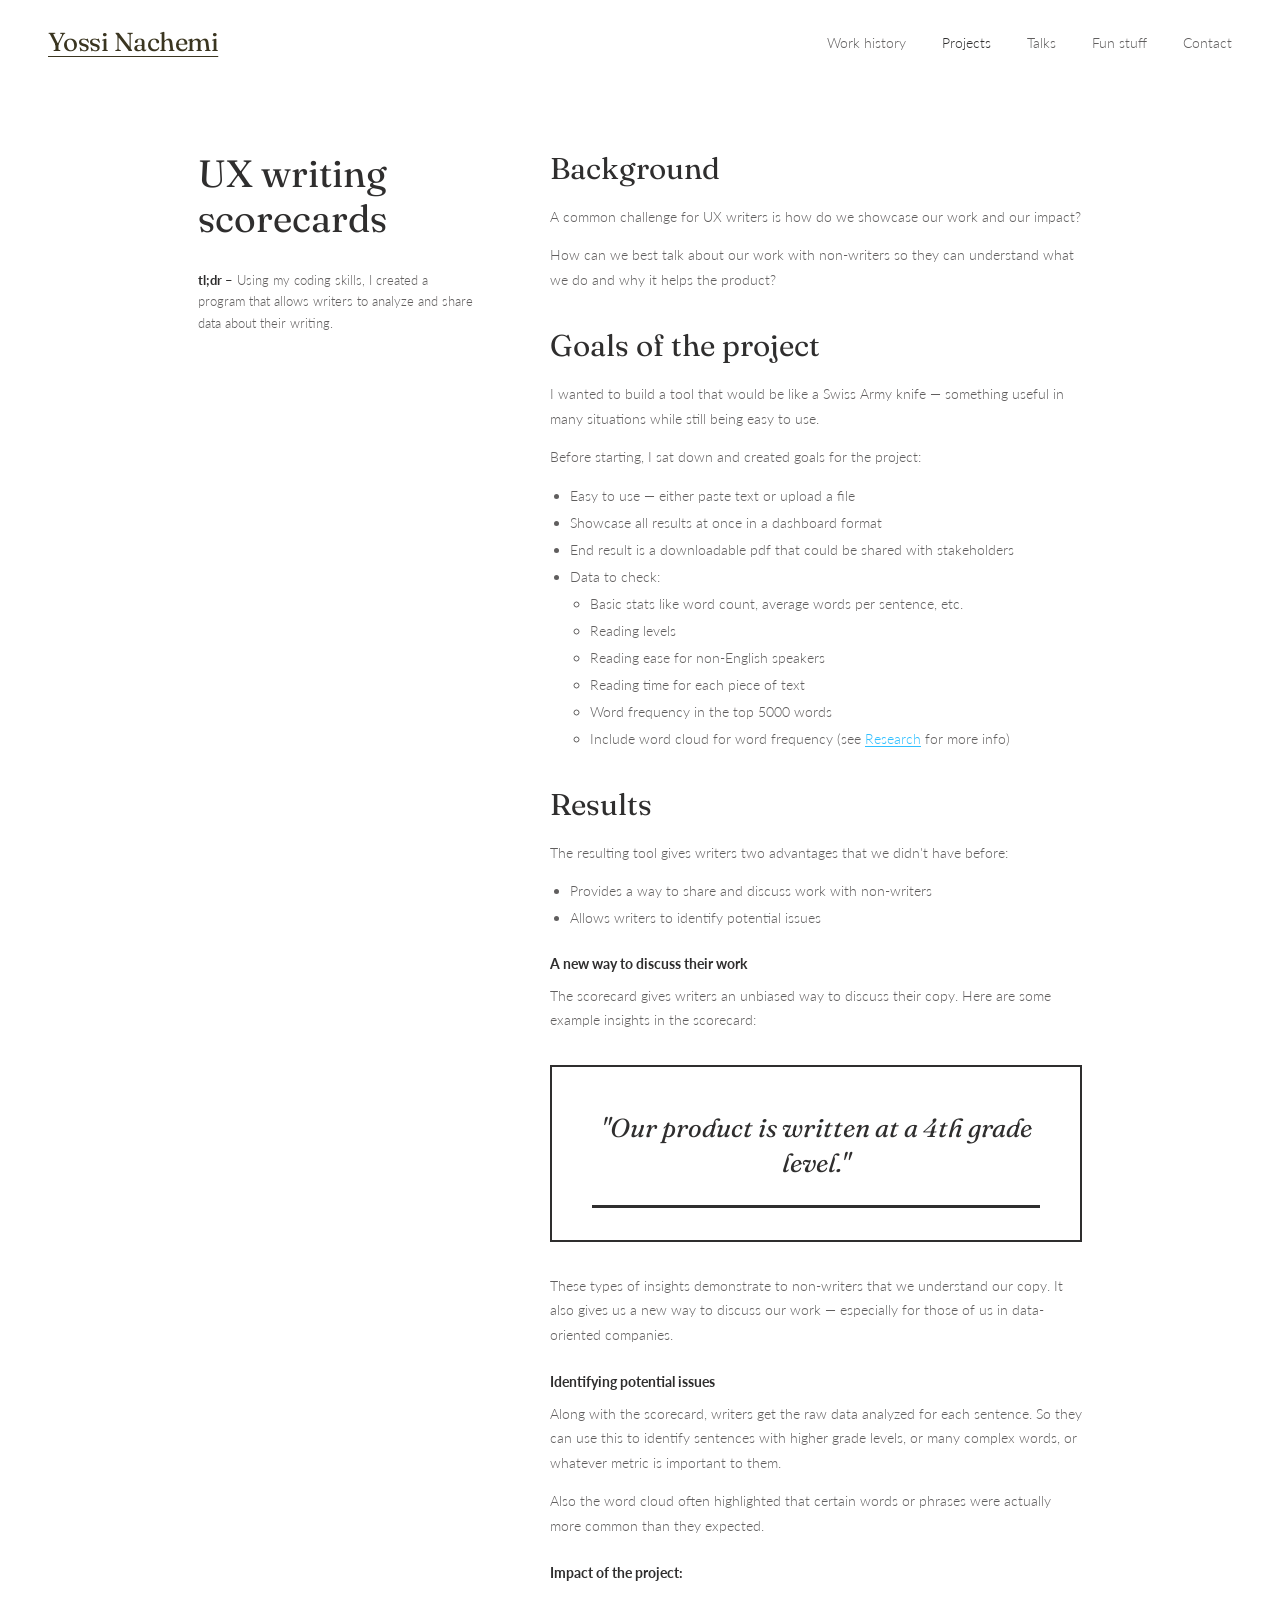
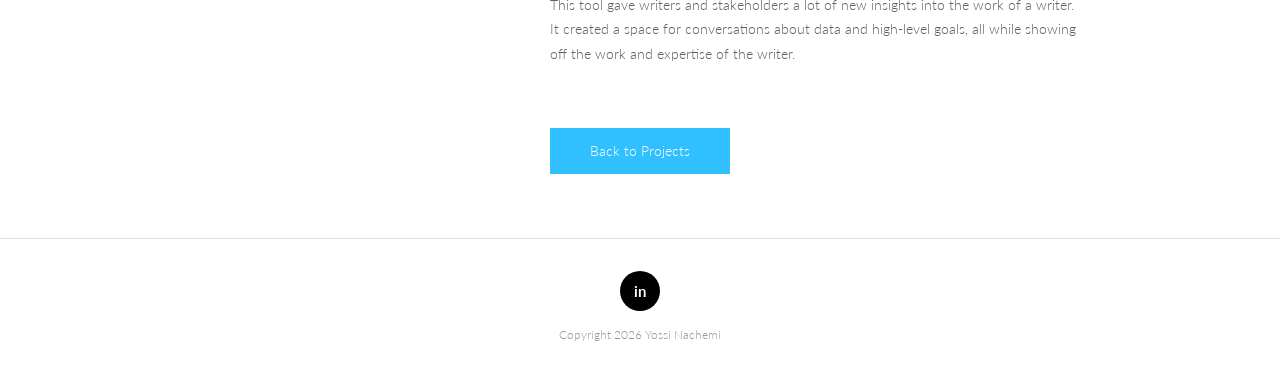
<file: projects/ux-writing-scorecards.html>
<!DOCTYPE html>
<html lang="en">
<head>
  <meta charset="UTF-8" />
  <meta name="viewport" content="width=device-width, initial-scale=1.0" />
  <title>UX writing scorecards | Yossi Nachemi</title>
  <meta name="description" content="A data-driven scorecard tool that helps UX writers analyze, share, and discuss their writing with stakeholders." />
  <meta property="og:type" content="website" />
  <meta property="og:site_name" content="Yossi Nachemi" />
  <meta property="og:title" content="UX writing scorecards | Yossi Nachemi" />
  <meta property="og:description" content="A data-driven scorecard tool that helps UX writers analyze, share, and discuss their writing with stakeholders." />
  <meta property="og:image" content="https://yossinachemi.com/media/yossi_profile_picture.png" />
  <meta property="og:url" content="https://yossinachemi.com/projects/ux-writing-scorecards.html" />
  <meta name="twitter:card" content="summary_large_image" />
  <meta name="twitter:title" content="UX writing scorecards | Yossi Nachemi" />
  <meta name="twitter:description" content="A data-driven scorecard tool that helps UX writers analyze, share, and discuss their writing with stakeholders." />
  <meta name="twitter:image" content="https://yossinachemi.com/media/yossi_profile_picture.png" />
  <link rel="stylesheet" href="../css/style.css" />
</head>
<body>

  <header>
    <a class="site-logo" href="../index.html">Yossi Nachemi</a>
    <button class="menu-toggle" aria-label="Toggle menu" onclick="document.querySelector('header nav').classList.toggle('open')">
      <span></span><span></span><span></span>
    </button>
    <nav>
      <a href="../work-history.html">Work history</a>
      <a href="../projects.html" class="active">Projects</a>
      <a href="../talks.html">Talks</a>
      <a href="../fun-stuff.html">Fun stuff</a>
      <a href="../contact.html">Contact</a>
    </nav>
  </header>

  <main>
    <div class="project-detail">

      <div class="project-sidebar">
        <h1>UX writing scorecards</h1>
        <p class="tldr"><strong>tl;dr –</strong> Using my coding skills, I created a program that allows writers to analyze and share data about their writing.</p>
      </div>

      <div class="project-content">

        <h2>Background</h2>
        <p>A common challenge for UX writers is how do we showcase our work and our impact?</p>
        <p>How can we best talk about our work with non-writers so they can understand what we do and why it helps the product?</p>

        <h2>Goals of the project</h2>
        <p>I wanted to build a tool that would be like a Swiss Army knife — something useful in many situations while still being easy to use.</p>
        <p>Before starting, I sat down and created goals for the project:</p>
        <ul>
          <li>Easy to use — either paste text or upload a file</li>
          <li>Showcase all results at once in a dashboard format</li>
          <li>End result is a downloadable pdf that could be shared with stakeholders</li>
          <li>Data to check:
            <ul>
              <li>Basic stats like word count, average words per sentence, etc.</li>
              <li>Reading levels</li>
              <li>Reading ease for non-English speakers</li>
              <li>Reading time for each piece of text</li>
              <li>Word frequency in the top 5000 words</li>
              <li>Include word cloud for word frequency (see <a href="the-right-research.html">Research</a> for more info)</li>
            </ul>
          </li>
        </ul>

        <h2>Results</h2>
        <p>The resulting tool gives writers two advantages that we didn't have before:</p>
        <ul>
          <li>Provides a way to share and discuss work with non-writers</li>
          <li>Allows writers to identify potential issues</li>
        </ul>

        <h3>A new way to discuss their work</h3>
        <p>The scorecard gives writers an unbiased way to discuss their copy. Here are some example insights in the scorecard:</p>

        <div class="quote-box">
          <blockquote>"Our product is written at a 4th grade level."</blockquote>
          <hr />
        </div>

        <p>These types of insights demonstrate to non-writers that we understand our copy. It also gives us a new way to discuss our work — especially for those of us in data-oriented companies.</p>

        <h3>Identifying potential issues</h3>
        <p>Along with the scorecard, writers get the raw data analyzed for each sentence. So they can use this to identify sentences with higher grade levels, or many complex words, or whatever metric is important to them.</p>
        <p>Also the word cloud often highlighted that certain words or phrases were actually more common than they expected.</p>

        <h3>Impact of the project:</h3>
        <p>This tool gave writers and stakeholders a lot of new insights into the work of a writer. It created a space for conversations about data and high-level goals, all while showing off the work and expertise of the writer.</p>

      </div>
    </div>

    <a class="back-btn" href="../projects.html">Back to Projects</a>
  </main>

  <footer>
    <a class="linkedin-link" href="https://www.linkedin.com/in/yossinachemi" target="_blank" rel="noopener">in</a>
    <p class="copyright">Copyright 2026 Yossi Nachemi</p>
  </footer>

</body>
</html>
</file>
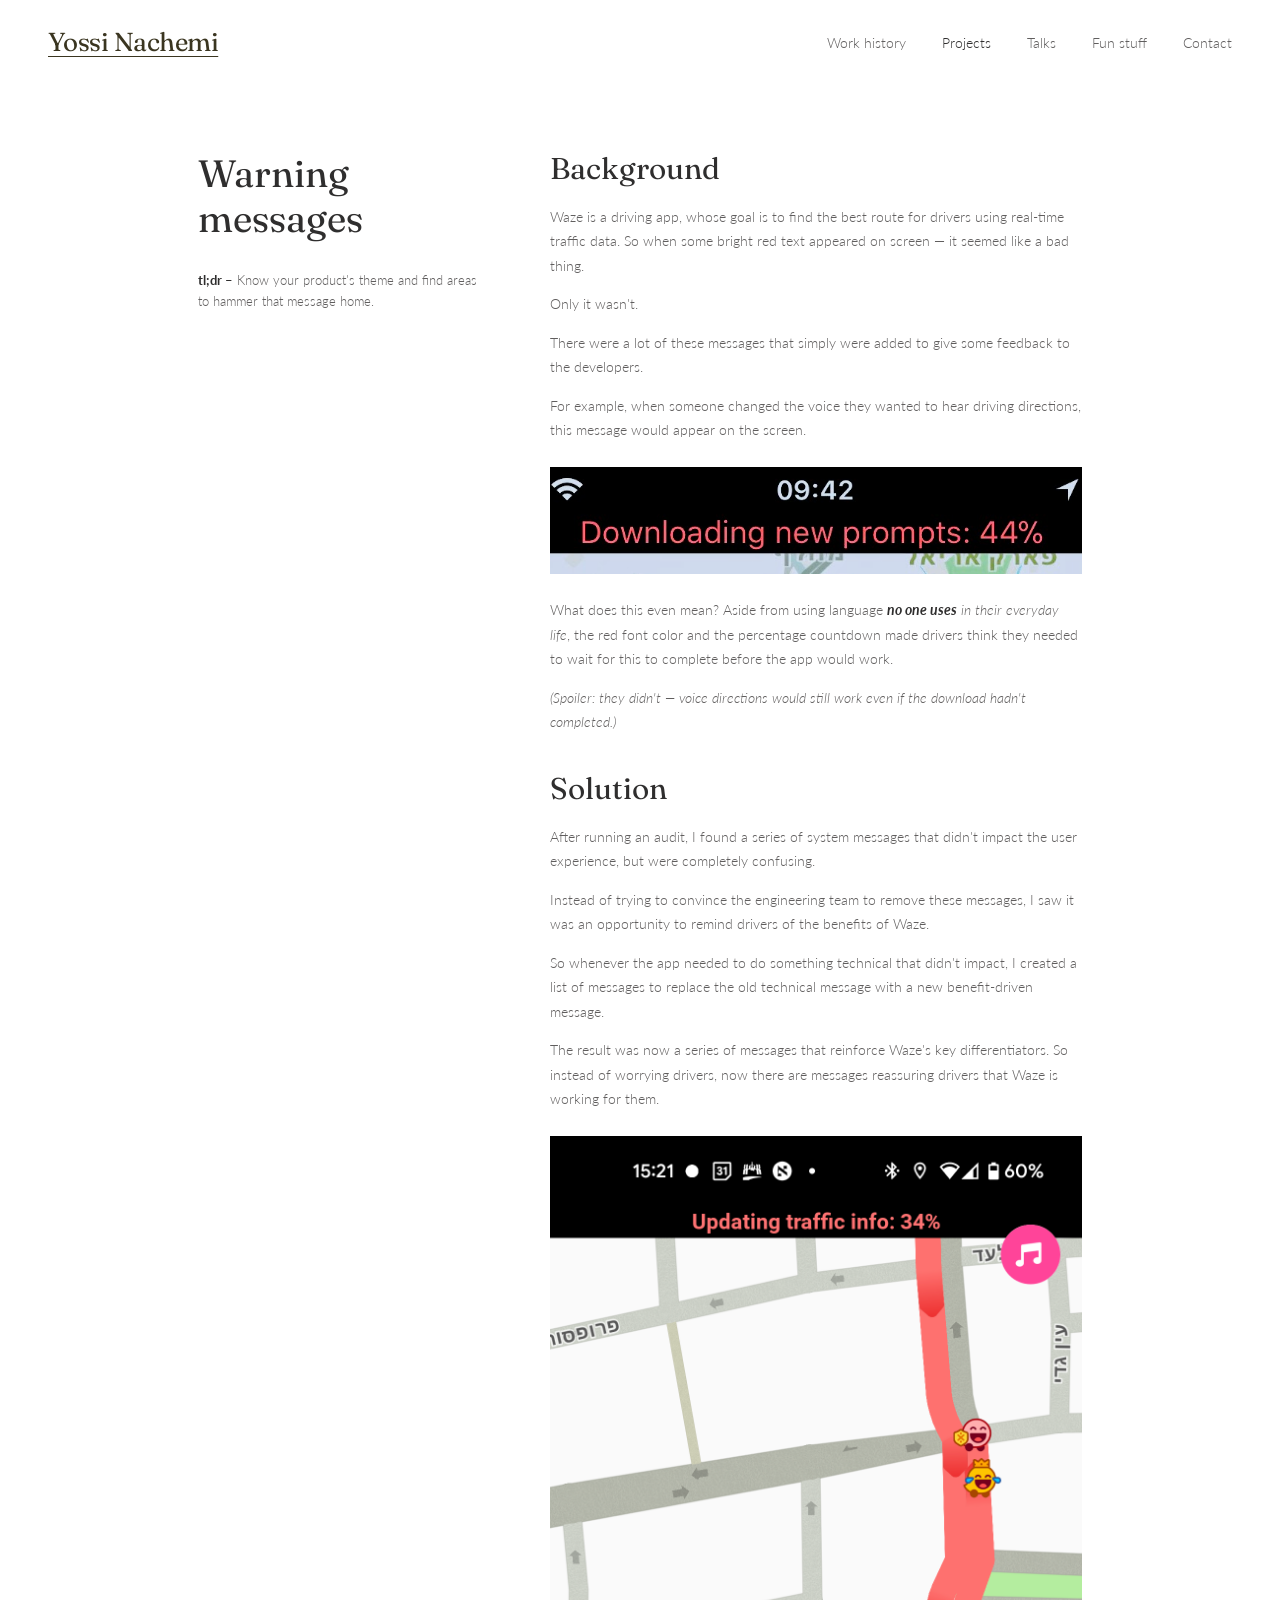
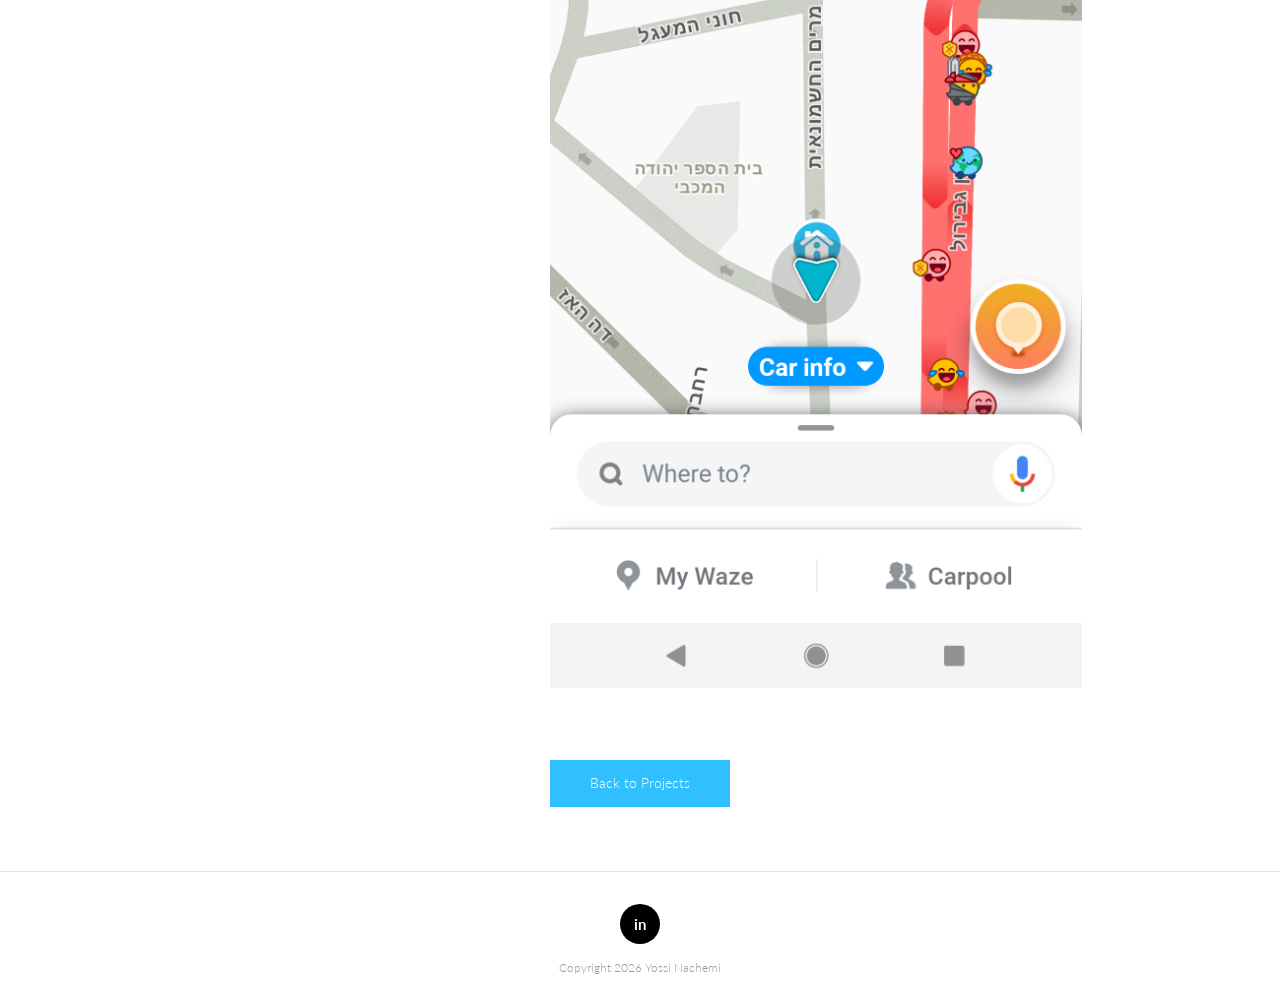
<file: projects/warning-messages.html>
<!DOCTYPE html>
<html lang="en">
<head>
  <meta charset="UTF-8" />
  <meta name="viewport" content="width=device-width, initial-scale=1.0" />
  <title>Warning messages | Yossi Nachemi</title>
  <meta name="description" content="How Yossi Nachemi turned confusing Waze system messages into benefit-driven reminders of the app's value." />
  <meta property="og:type" content="website" />
  <meta property="og:site_name" content="Yossi Nachemi" />
  <meta property="og:title" content="Warning messages | Yossi Nachemi" />
  <meta property="og:description" content="How Yossi Nachemi turned confusing Waze system messages into benefit-driven reminders of the app's value." />
  <meta property="og:image" content="https://yossinachemi.com/media/yossi_profile_picture.png" />
  <meta property="og:url" content="https://yossinachemi.com/projects/warning-messages.html" />
  <meta name="twitter:card" content="summary_large_image" />
  <meta name="twitter:title" content="Warning messages | Yossi Nachemi" />
  <meta name="twitter:description" content="How Yossi Nachemi turned confusing Waze system messages into benefit-driven reminders of the app's value." />
  <meta name="twitter:image" content="https://yossinachemi.com/media/yossi_profile_picture.png" />
  <link rel="stylesheet" href="../css/style.css" />
</head>
<body>

  <header>
    <a class="site-logo" href="../index.html">Yossi Nachemi</a>
    <button class="menu-toggle" aria-label="Toggle menu" onclick="document.querySelector('header nav').classList.toggle('open')">
      <span></span><span></span><span></span>
    </button>
    <nav>
      <a href="../work-history.html">Work history</a>
      <a href="../projects.html" class="active">Projects</a>
      <a href="../talks.html">Talks</a>
      <a href="../fun-stuff.html">Fun stuff</a>
      <a href="../contact.html">Contact</a>
    </nav>
  </header>

  <main>
    <div class="project-detail">

      <div class="project-sidebar">
        <h1>Warning messages</h1>
        <p class="tldr"><strong>tl;dr –</strong> Know your product's theme and find areas to hammer that message home.</p>
      </div>

      <div class="project-content">

        <h2>Background</h2>
        <p>Waze is a driving app, whose goal is to find the best route for drivers using real-time traffic data. So when some bright red text appeared on screen — it seemed like a bad thing.</p>
        <p>Only it wasn't.</p>
        <p>There were a lot of these messages that simply were added to give some feedback to the developers.</p>
        <p>For example, when someone changed the voice they wanted to hear driving directions, this message would appear on the screen.</p>

        <img src="../media/New_prompts_error.jpg" alt="Waze: Downloading new prompts: 44%" />

        <p>What does this even mean? Aside from using language <strong><em>no one uses</em></strong> <em>in their everyday life</em>, the red font color and the percentage countdown made drivers think they needed to wait for this to complete before the app would work.</p>
        <p><em>(Spoiler: they didn't — voice directions would still work even if the download hadn't completed.)</em></p>

        <h2>Solution</h2>
        <p>After running an audit, I found a series of system messages that didn't impact the user experience, but were completely confusing.</p>
        <p>Instead of trying to convince the engineering team to remove these messages, I saw it was an opportunity to remind drivers of the benefits of Waze.</p>
        <p>So whenever the app needed to do something technical that didn't impact, I created a list of messages to replace the old technical message with a new benefit-driven message.</p>
        <p>The result was now a series of messages that reinforce Waze's key differentiators. So instead of worrying drivers, now there are messages reassuring drivers that Waze is working for them.</p>

        <img src="../media/Screenshot_20220619-152117.png" alt="Waze: Updating traffic info: 34%" />

      </div>
    </div>

    <a class="back-btn" href="../projects.html">Back to Projects</a>
  </main>

  <footer>
    <a class="linkedin-link" href="https://www.linkedin.com/in/yossinachemi" target="_blank" rel="noopener">in</a>
    <p class="copyright">Copyright 2026 Yossi Nachemi</p>
  </footer>

</body>
</html>
</file>
<file: css/style.css>
@import url('https://fonts.googleapis.com/css2?family=Fraunces:ital,opsz,wght@0,9..144,300;0,9..144,400;0,9..144,700;1,9..144,400&family=Lato:wght@300;400;700&display=swap');

/* ===== RESET & BASE ===== */
*, *::before, *::after {
  box-sizing: border-box;
  margin: 0;
  padding: 0;
}

:root {
  --text-dark: #2f2e2e;
  --text-mid: #605e5e;
  --text-light: #999;
  --bg-gray: #e0e0e0;
  --accent: #30bfff;
  --border: #e0e0e0;
  --max-width: 980px;
}

body {
  font-family: 'Lato', sans-serif;
  font-weight: 300;
  color: var(--text-dark);
  background: #fff;
  line-height: 1.6;
  font-size: 15px;
}

a {
  color: inherit;
  text-decoration: none;
}

img {
  display: block;
  max-width: 100%;
}

/* ===== HEADER ===== */
header {
  display: flex;
  align-items: center;
  justify-content: space-between;
  padding: 22px 48px;
  background: #fff;
  position: sticky;
  top: 0;
  z-index: 100;
  border-bottom: 1px solid transparent;
}

.site-logo {
  font-family: 'Fraunces', serif;
  font-weight: 400;
  font-size: 26px;
  color: #3a3520;
  text-decoration: underline;
  text-underline-offset: 5px;
  text-decoration-thickness: 1px;
  letter-spacing: -0.02em;
}

.site-logo:hover {
  color: #3a3520;
}

nav {
  display: flex;
  gap: 36px;
  align-items: center;
}

nav a {
  font-family: 'Lato', sans-serif;
  font-weight: 300;
  font-size: 14px;
  color: var(--text-mid);
  text-decoration: none;
  transition: color 0.15s;
}

nav a:hover,
nav a.active {
  color: var(--text-dark);
}

/* Mobile menu toggle (hidden by default on desktop) */
.menu-toggle {
  display: none;
  background: none;
  border: none;
  cursor: pointer;
  padding: 4px;
  flex-direction: column;
  gap: 5px;
}

.menu-toggle span {
  display: block;
  width: 24px;
  height: 2px;
  background: var(--text-dark);
  border-radius: 2px;
  transition: all 0.3s;
}

/* ===== FOOTER ===== */
footer {
  text-align: center;
  padding: 32px 0 28px;
  border-top: 1px solid var(--border);
}

.linkedin-link {
  display: inline-flex;
  align-items: center;
  justify-content: center;
  width: 40px;
  height: 40px;
  background: #000;
  border-radius: 50%;
  color: #fff;
  font-family: 'Lato', sans-serif;
  font-weight: 700;
  font-size: 15px;
  text-decoration: none;
  margin-bottom: 8px;
  letter-spacing: -0.02em;
  transition: background 0.2s;
}

.linkedin-link:hover {
  background: #0a66c2;
}

.copyright {
  font-size: 12px;
  color: var(--text-light);
  margin-top: 6px;
}

/* ===== HOMEPAGE ===== */
.home-hero {
  display: flex;
  align-items: center;
  justify-content: center;
  gap: 64px;
  padding: 72px 48px 56px;
  max-width: var(--max-width);
  margin: 0 auto;
}

.profile-photo {
  width: 300px;
  height: 300px;
  border-radius: 50%;
  overflow: hidden;
  flex-shrink: 0;
  background: #ccc;
}

.profile-photo img {
  width: 100%;
  height: 100%;
  object-fit: cover;
  object-position: center top;
  filter: grayscale(100%);
}

.hero-text {
  max-width: 340px;
}

.hero-text h1 {
  font-family: 'Fraunces', serif;
  font-size: 72px;
  font-weight: 400;
  color: var(--text-dark);
  line-height: 1;
  margin-bottom: 20px;
  letter-spacing: -0.02em;
}

.hero-text .tagline {
  font-size: 17px;
  font-weight: 700;
  color: var(--text-dark);
  margin-bottom: 12px;
}

.hero-text .description {
  font-size: 14px;
  line-height: 1.75;
}

/* Per-word rainbow coloring */
.hero-text .description .w1  { color: #4285f4; }
.hero-text .description .w2  { color: #e06b00; }
.hero-text .description .w3  { color: #0f9d58; }
.hero-text .description .w4  { color: #ea4335; }
.hero-text .description .w5  { color: #9c27b0; }
.hero-text .description .w6  { color: #4285f4; }
.hero-text .description .w7  { color: #0f9d58; }
.hero-text .description .w8  { color: #e06b00; }
.hero-text .description .w9  { color: #ea4335; }
.hero-text .description .w10 { color: #00897b; }
.hero-text .description .w11 { color: #9c27b0; }
.hero-text .description .w12 { color: #4285f4; }
.hero-text .description .w13 { color: #e06b00; }
.hero-text .description .w14 { color: #0f9d58; }
.hero-text .description .w15 { color: #ea4335; }

/* Circle navigation buttons */
.circle-nav {
  display: flex;
  justify-content: center;
  gap: 20px;
  padding: 8px 48px 72px;
  flex-wrap: wrap;
}

.circle-btn {
  display: flex;
  align-items: center;
  justify-content: center;
  width: 148px;
  height: 148px;
  border-radius: 50%;
  font-size: 15px;
  font-weight: 400;
  color: var(--text-dark);
  text-decoration: none;
  text-align: center;
  transition: transform 0.2s, filter 0.2s;
}

.circle-btn:hover {
  transform: scale(1.06);
  filter: brightness(0.93);
}

.circle-work    { background: #a8b4e0; }
.circle-projects { background: #e54535; color: #fff; }
.circle-talks   { background: #48c8c0; }
.circle-fun     { background: #c8a840; }
.circle-contact { background: #e0a895; }

/* ===== GRAY BANNER (used on Fun stuff, Talks) ===== */
.page-banner {
  background: var(--bg-gray);
  padding: 72px 48px 64px;
}

.page-banner-inner {
  max-width: var(--max-width);
  margin: 0 auto;
}

.page-banner h1 {
  font-family: 'Fraunces', serif;
  font-size: 44px;
  font-weight: 300;
  color: var(--text-mid);
  margin-bottom: 16px;
  line-height: 1.15;
}

.page-banner p {
  font-size: 14px;
  color: var(--text-mid);
  line-height: 1.7;
}

.page-banner a {
  color: inherit;
  text-decoration: underline;
  text-underline-offset: 3px;
}

/* Talks banner specific (centered not left-aligned for the sub-heading) */
.talks-banner-text {
  max-width: 600px;
}

/* ===== SECTION DIVIDER ===== */
.divider {
  border: none;
  border-top: 1px solid var(--border);
  margin: 0;
}

/* ===== PROJECTS PAGE ===== */
.projects-hero {
  width: 100%;
  height: 280px;
  overflow: hidden;
  background: #c8bfb0;
}

.projects-hero img {
  width: 100%;
  height: 100%;
  object-fit: cover;
  object-position: center;
}

.section-intro {
  text-align: center;
  padding: 60px 48px 48px;
  max-width: 720px;
  margin: 0 auto;
}

.section-intro h2 {
  font-family: 'Fraunces', serif;
  font-size: 40px;
  font-weight: 400;
  color: var(--text-dark);
  margin-bottom: 16px;
  line-height: 1.2;
}

.section-intro p {
  font-size: 14px;
  color: var(--text-mid);
  line-height: 1.7;
}

.section-label {
  text-align: center;
  padding: 52px 48px 8px;
}

.section-label h2 {
  font-family: 'Fraunces', serif;
  font-size: 30px;
  font-weight: 400;
  color: var(--text-dark);
  margin-bottom: 8px;
}

.section-label p {
  font-size: 14px;
  color: var(--text-mid);
  max-width: 560px;
  margin: 0 auto;
  line-height: 1.6;
}

.projects-grid {
  display: grid;
  grid-template-columns: repeat(3, 1fr);
  gap: 40px 32px;
  max-width: var(--max-width);
  margin: 40px auto 0;
  padding: 0 48px 60px;
}

.projects-grid-2 {
  grid-template-columns: repeat(2, 1fr);
}

.project-card {
  text-decoration: none;
  color: inherit;
  display: block;
}

.project-card:hover .project-card-title {
  text-decoration: underline;
  text-underline-offset: 3px;
}

.project-card-img {
  width: 100%;
  height: 200px;
  object-fit: cover;
  background: #ddd;
  display: block;
}

.project-card-img-contain {
  object-fit: contain;
  background: #f0f0f0;
  padding: 16px;
}

.project-card-title {
  font-family: 'Lato', sans-serif;
  font-weight: 400;
  font-size: 15px;
  color: var(--text-dark);
  margin: 12px 0 6px;
}

.project-card-desc {
  font-size: 13px;
  color: var(--text-mid);
  line-height: 1.55;
}

/* Talks preview on projects page */
.talks-preview-grid {
  display: grid;
  grid-template-columns: repeat(3, 1fr);
  gap: 40px 32px;
  max-width: var(--max-width);
  margin: 40px auto 0;
  padding: 0 48px 16px;
}

.talk-preview-card {}

.talk-preview-img {
  width: 100%;
  height: 160px;
  object-fit: cover;
  display: block;
  background: #ddd;
}

.talk-preview-title {
  font-size: 13px;
  font-style: italic;
  color: var(--text-dark);
  margin: 10px 0 3px;
}

.talk-preview-venue {
  font-size: 13px;
  font-weight: 700;
  color: var(--text-dark);
}

.talk-preview-date {
  font-size: 12px;
  color: var(--text-mid);
  margin-bottom: 8px;
}

.talk-preview-desc {
  font-size: 13px;
  color: var(--text-mid);
  line-height: 1.55;
  margin-bottom: 6px;
}

.talk-preview-link {
  font-size: 12px;
  color: var(--text-mid);
  text-decoration: underline;
  text-underline-offset: 2px;
}

.view-more-btn {
  display: block;
  margin: 32px auto 60px;
  padding: 12px 36px;
  background: #555;
  color: #fff;
  font-family: 'Lato', sans-serif;
  font-size: 14px;
  text-decoration: none;
  text-align: center;
  width: fit-content;
  transition: background 0.2s;
}

.view-more-btn:hover {
  background: #333;
}

/* ===== TALKS PAGE ===== */
.talk-list {
  max-width: var(--max-width);
  margin: 0 auto;
  padding: 0 48px;
}

.talk-entry {
  display: grid;
  grid-template-columns: 1fr 1fr;
  gap: 56px;
  padding: 52px 0;
  border-bottom: 1px solid var(--border);
  align-items: start;
}

/* Image on right: swap columns */
.talk-entry.img-right {
  direction: rtl;
}
.talk-entry.img-right > * {
  direction: ltr;
}

.talk-img {
  width: 100%;
  height: 220px;
  object-fit: cover;
  display: block;
  background: #ddd;
}

.talk-yt {
  width: 100%;
  height: 220px;
  background: #111;
  display: flex;
  flex-direction: column;
  align-items: center;
  justify-content: center;
  gap: 12px;
}

.talk-yt-text {
  color: #fff;
  font-size: 13px;
  font-style: italic;
  text-align: center;
  padding: 0 16px;
}

.talk-yt-btn {
  display: inline-flex;
  align-items: center;
  gap: 6px;
  background: #fff;
  color: #111;
  font-size: 13px;
  font-weight: 700;
  padding: 8px 16px;
  text-decoration: none;
  border-radius: 2px;
}

.talk-entry-text h3 {
  font-family: 'Fraunces', serif;
  font-size: 19px;
  font-weight: 400;
  font-style: italic;
  color: var(--text-dark);
  margin-bottom: 2px;
  line-height: 1.3;
}

.talk-venue {
  font-size: 13px;
  font-weight: 700;
  color: var(--text-dark);
}

.talk-date {
  font-size: 13px;
  color: var(--text-mid);
  margin-bottom: 14px;
}

.talk-desc {
  font-size: 14px;
  color: var(--text-mid);
  line-height: 1.65;
  margin-bottom: 8px;
}

.summary-link {
  font-size: 13px;
  color: var(--text-mid);
  text-decoration: underline;
  text-underline-offset: 2px;
}

.summary-link:hover {
  color: var(--text-dark);
}

/* ===== FUN STUFF PAGE ===== */
.fun-grid {
  display: grid;
  grid-template-columns: repeat(3, 1fr);
  gap: 48px 40px;
  max-width: var(--max-width);
  margin: 64px auto 80px;
  padding: 0 48px;
  text-align: center;
}

.fun-card-img {
  width: 100%;
  height: 140px;
  object-fit: contain;
  display: block;
  margin: 0 auto 16px;
}

.fun-card-title {
  font-weight: 700;
  font-size: 15px;
  color: var(--text-dark);
  margin-bottom: 8px;
}

.fun-card-desc {
  font-size: 13px;
  color: var(--text-mid);
  line-height: 1.55;
  margin-bottom: 10px;
}

.fun-card-link {
  font-size: 13px;
  color: var(--accent);
  text-decoration: underline;
  text-underline-offset: 2px;
}

/* ===== CONTACT PAGE ===== */
.contact-section {
  background: var(--bg-gray);
  padding: 64px 48px 72px;
}

.contact-inner {
  max-width: 820px;
  margin: 0 auto;
}

.contact-section h1 {
  font-family: 'Fraunces', serif;
  font-size: 38px;
  font-weight: 300;
  color: var(--text-mid);
  margin-bottom: 8px;
}

.contact-subtitle {
  font-size: 14px;
  color: var(--text-mid);
  margin-bottom: 32px;
}

.form-row {
  display: grid;
  grid-template-columns: 1fr 1fr 1fr;
  gap: 16px;
  margin-bottom: 16px;
}

.form-field label {
  display: block;
  font-size: 12px;
  color: var(--text-mid);
  margin-bottom: 4px;
}

.form-field input,
.form-field textarea {
  width: 100%;
  border: 1px solid #bbb;
  padding: 10px 12px;
  font-family: 'Lato', sans-serif;
  font-size: 14px;
  font-weight: 300;
  background: #fff;
  color: var(--text-dark);
  outline: none;
  border-radius: 0;
  appearance: none;
}

.form-field input:focus,
.form-field textarea:focus {
  border-color: var(--accent);
}

.form-field textarea {
  height: 130px;
  resize: vertical;
  display: block;
}

.form-message {
  margin-bottom: 16px;
}

.form-actions {
  display: flex;
  justify-content: flex-end;
}

.btn-send {
  background: var(--accent);
  color: #fff;
  border: none;
  padding: 12px 52px;
  font-family: 'Lato', sans-serif;
  font-size: 15px;
  font-weight: 400;
  cursor: pointer;
  transition: background 0.2s;
}

.btn-send:hover {
  background: #1aabee;
}

.form-success {
  display: none;
  font-size: 15px;
  color: var(--text-mid);
  margin-top: 16px;
  text-align: right;
}

/* ===== PROJECT DETAIL PAGES ===== */
.project-detail {
  display: grid;
  grid-template-columns: 280px 1fr;
  gap: 72px;
  max-width: var(--max-width);
  margin: 64px auto 0;
  padding: 0 48px;
}

.project-sidebar h1 {
  font-family: 'Fraunces', serif;
  font-size: 38px;
  font-weight: 400;
  line-height: 1.2;
  color: var(--text-dark);
  margin-bottom: 28px;
}

.project-sidebar .tldr {
  font-size: 13px;
  color: var(--text-mid);
  line-height: 1.65;
  margin-bottom: 12px;
}

.project-sidebar .tldr strong,
.project-sidebar .fact strong {
  font-weight: 700;
  color: var(--text-dark);
}

.project-sidebar .fact {
  font-size: 13px;
  color: var(--text-mid);
  line-height: 1.65;
}

.project-content {
  padding-bottom: 0;
}

.project-content h2 {
  font-family: 'Fraunces', serif;
  font-size: 30px;
  font-weight: 400;
  color: var(--text-dark);
  margin-bottom: 18px;
  margin-top: 36px;
  line-height: 1.2;
}

.project-content h2:first-child {
  margin-top: 0;
}

.project-content h3 {
  font-size: 14px;
  font-weight: 700;
  color: var(--text-dark);
  margin-bottom: 8px;
  margin-top: 24px;
}

.project-content p {
  font-size: 14px;
  color: var(--text-mid);
  line-height: 1.75;
  margin-bottom: 14px;
}

.project-content ul {
  list-style: disc;
  padding-left: 20px;
  margin-bottom: 14px;
}

.project-content ul ul {
  list-style: circle;
  margin-top: 4px;
  margin-bottom: 0;
}

.project-content li {
  font-size: 14px;
  color: var(--text-mid);
  line-height: 1.65;
  margin-bottom: 4px;
}

.project-content img {
  max-width: 100%;
  display: block;
  margin: 24px 0;
}

.project-content a {
  color: var(--accent);
  text-decoration: underline;
  text-underline-offset: 2px;
}

.project-content em {
  font-style: italic;
}

.project-content strong {
  font-weight: 700;
  color: var(--text-dark);
}

.quote-box {
  border: 2px solid var(--text-dark);
  padding: 44px 40px 32px;
  text-align: center;
  margin: 32px 0;
}

.quote-box blockquote {
  font-family: 'Fraunces', serif;
  font-size: 26px;
  font-weight: 400;
  font-style: italic;
  color: var(--text-dark);
  line-height: 1.35;
  margin-bottom: 24px;
}

.quote-box hr {
  border: none;
  border-bottom: 3px solid var(--text-dark);
  width: 100%;
}

.back-btn {
  display: block;
  margin: 48px auto 64px;
  padding: 12px 40px;
  background: var(--accent);
  color: #fff;
  font-family: 'Lato', sans-serif;
  font-size: 14px;
  text-decoration: none;
  text-align: center;
  width: fit-content;
  transition: background 0.2s;
}

.back-btn:hover {
  background: #1aabee;
}

/* ===== RESPONSIVE ===== */
@media (max-width: 768px) {
  header {
    padding: 16px 24px;
  }

  nav {
    display: none;
    position: absolute;
    top: 100%;
    left: 0;
    right: 0;
    background: #fff;
    flex-direction: column;
    gap: 0;
    border-top: 1px solid var(--border);
    padding: 8px 0;
    box-shadow: 0 4px 12px rgba(0,0,0,0.08);
  }

  nav.open {
    display: flex;
  }

  nav a {
    padding: 12px 24px;
    font-size: 15px;
  }

  .menu-toggle {
    display: flex;
  }

  .home-hero {
    flex-direction: column;
    gap: 32px;
    padding: 48px 24px 32px;
    text-align: center;
  }

  .profile-photo {
    width: 220px;
    height: 220px;
  }

  .hero-text {
    max-width: 100%;
  }

  .hero-text h1 {
    font-size: 56px;
  }

  .circle-nav {
    padding: 16px 24px 48px;
    gap: 12px;
  }

  .circle-btn {
    width: 120px;
    height: 120px;
    font-size: 13px;
  }

  .page-banner {
    padding: 48px 24px;
  }

  .page-banner h1 {
    font-size: 32px;
  }

  .projects-grid,
  .projects-grid-2,
  .talks-preview-grid,
  .fun-grid {
    grid-template-columns: 1fr;
    padding: 0 24px 40px;
  }

  .section-intro,
  .section-label {
    padding-left: 24px;
    padding-right: 24px;
  }

  .talk-list {
    padding: 0 24px;
  }

  .talk-entry {
    grid-template-columns: 1fr;
    gap: 24px;
    direction: ltr !important;
  }

  .talk-entry > * {
    direction: ltr !important;
  }

  .contact-section {
    padding: 48px 24px;
  }

  .form-row {
    grid-template-columns: 1fr;
  }

  .project-detail {
    grid-template-columns: 1fr;
    gap: 32px;
    padding: 0 24px;
    margin-top: 40px;
  }

  .projects-hero {
    height: 180px;
  }
}
</file>
